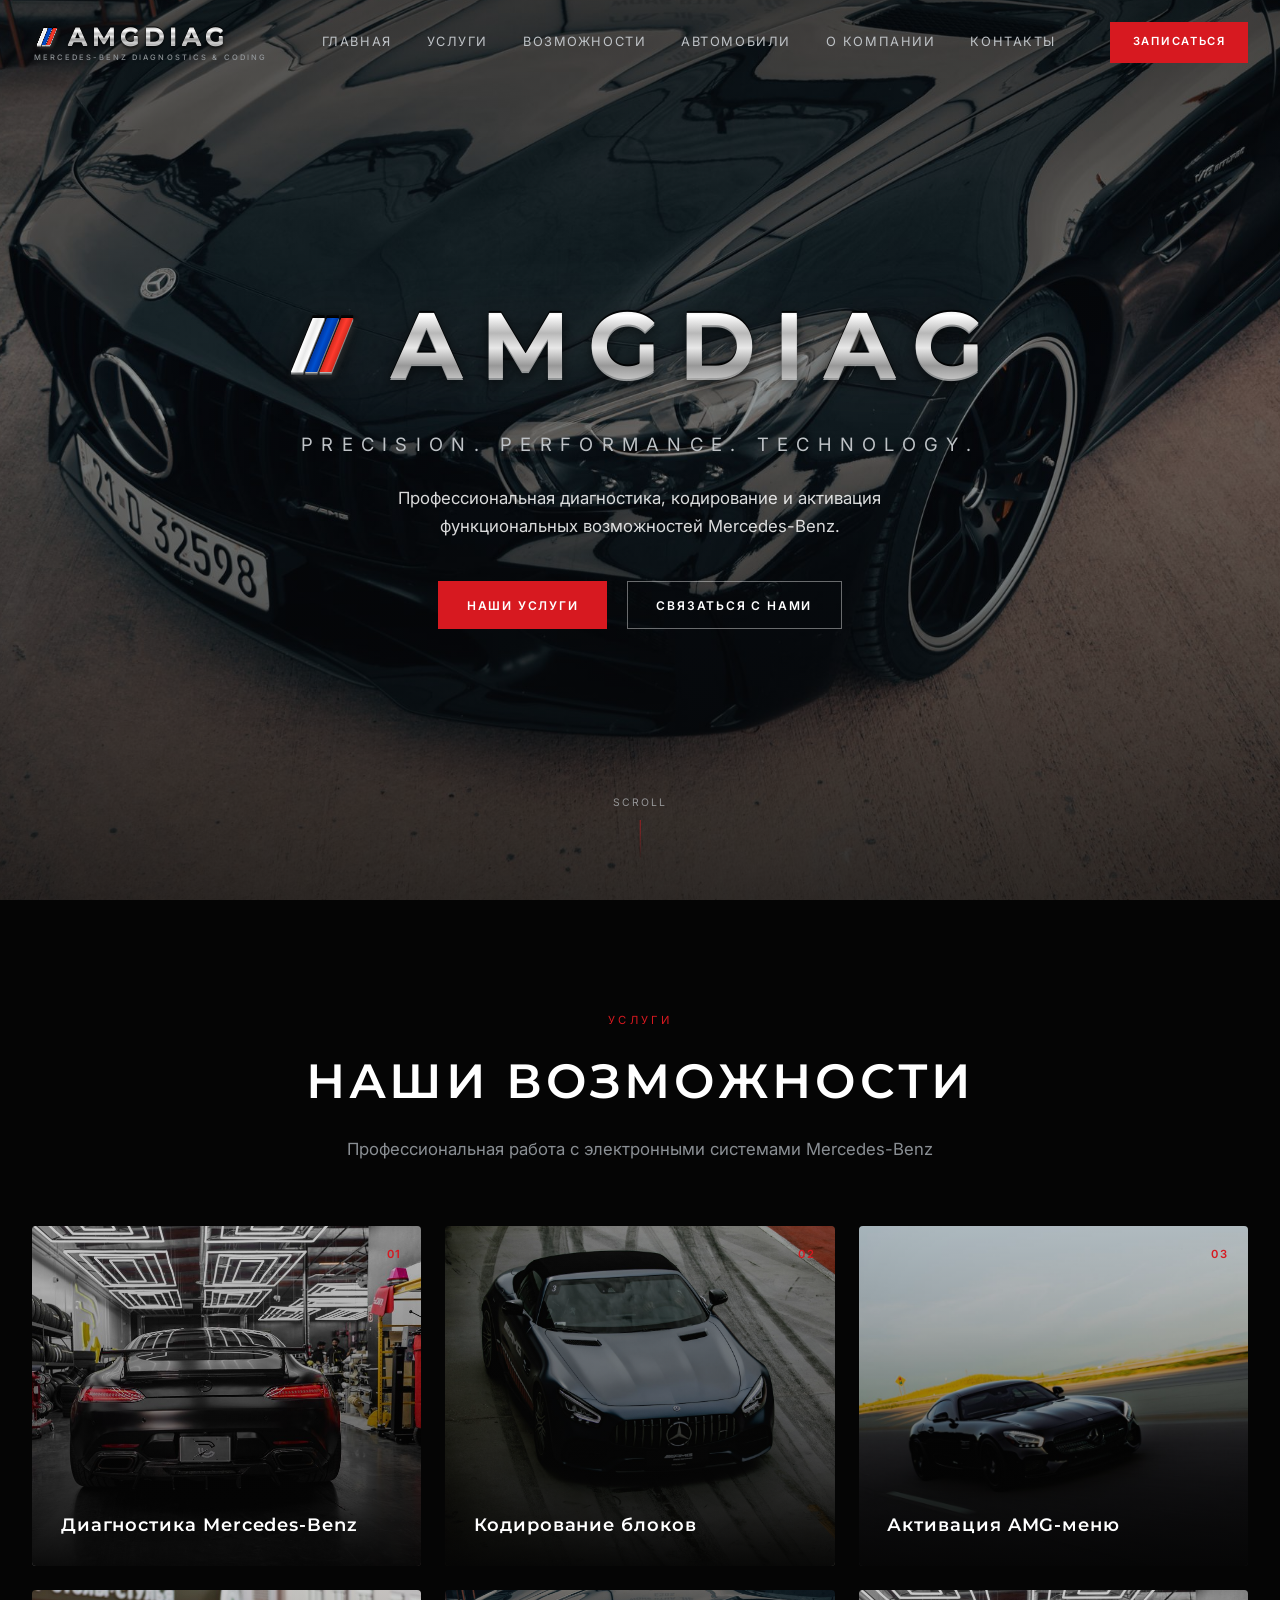
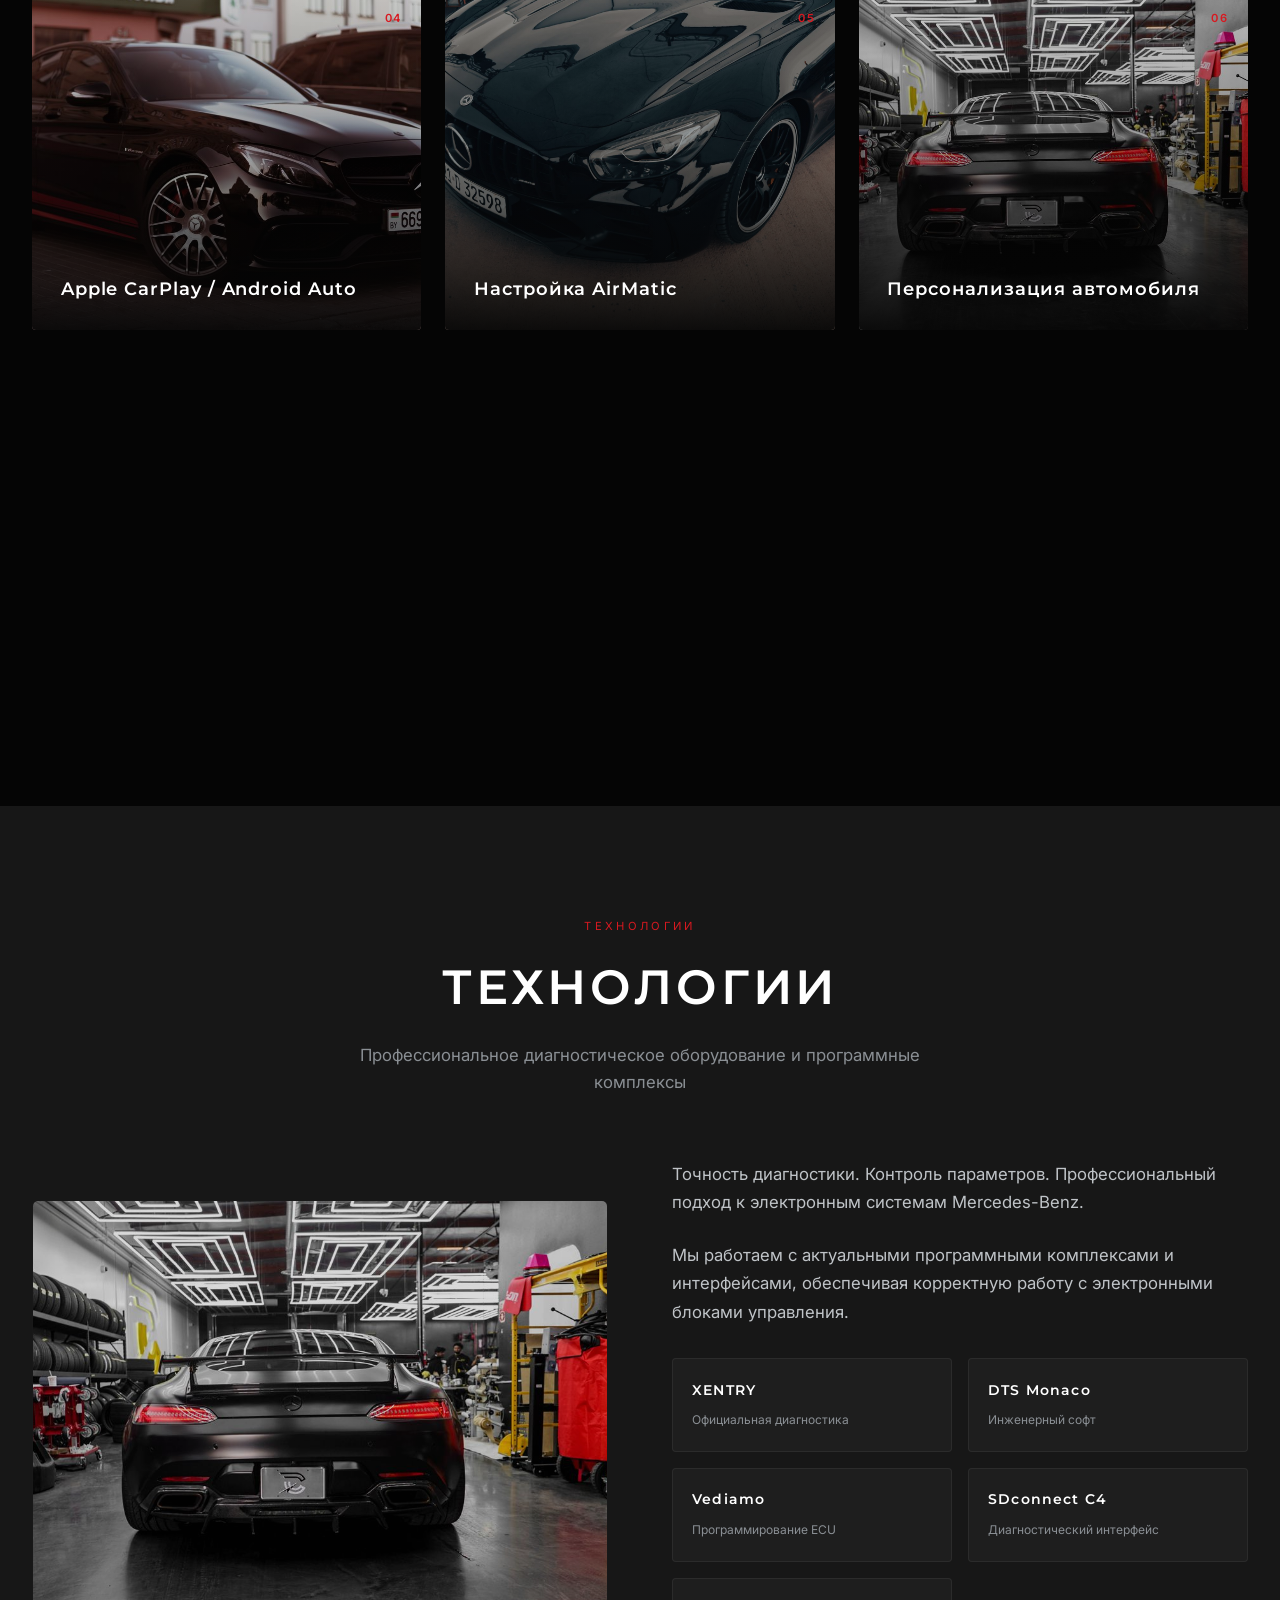
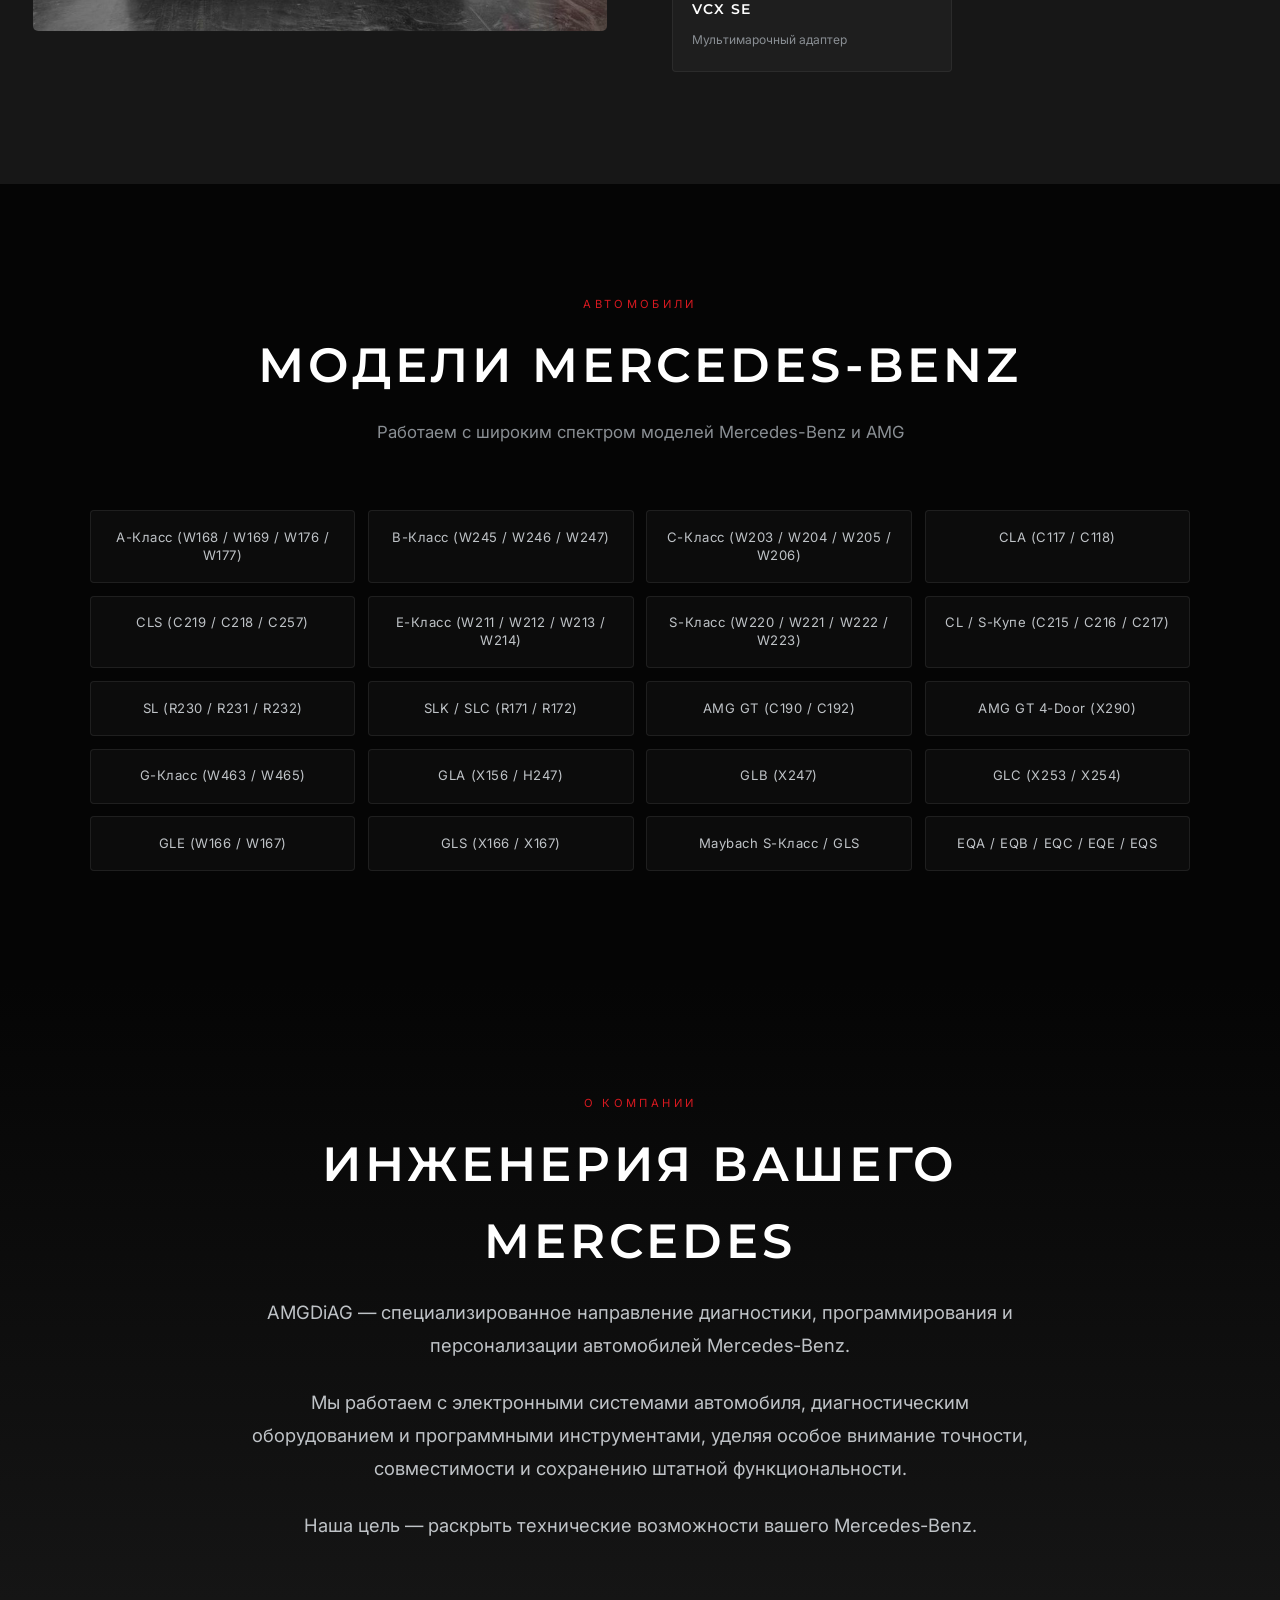
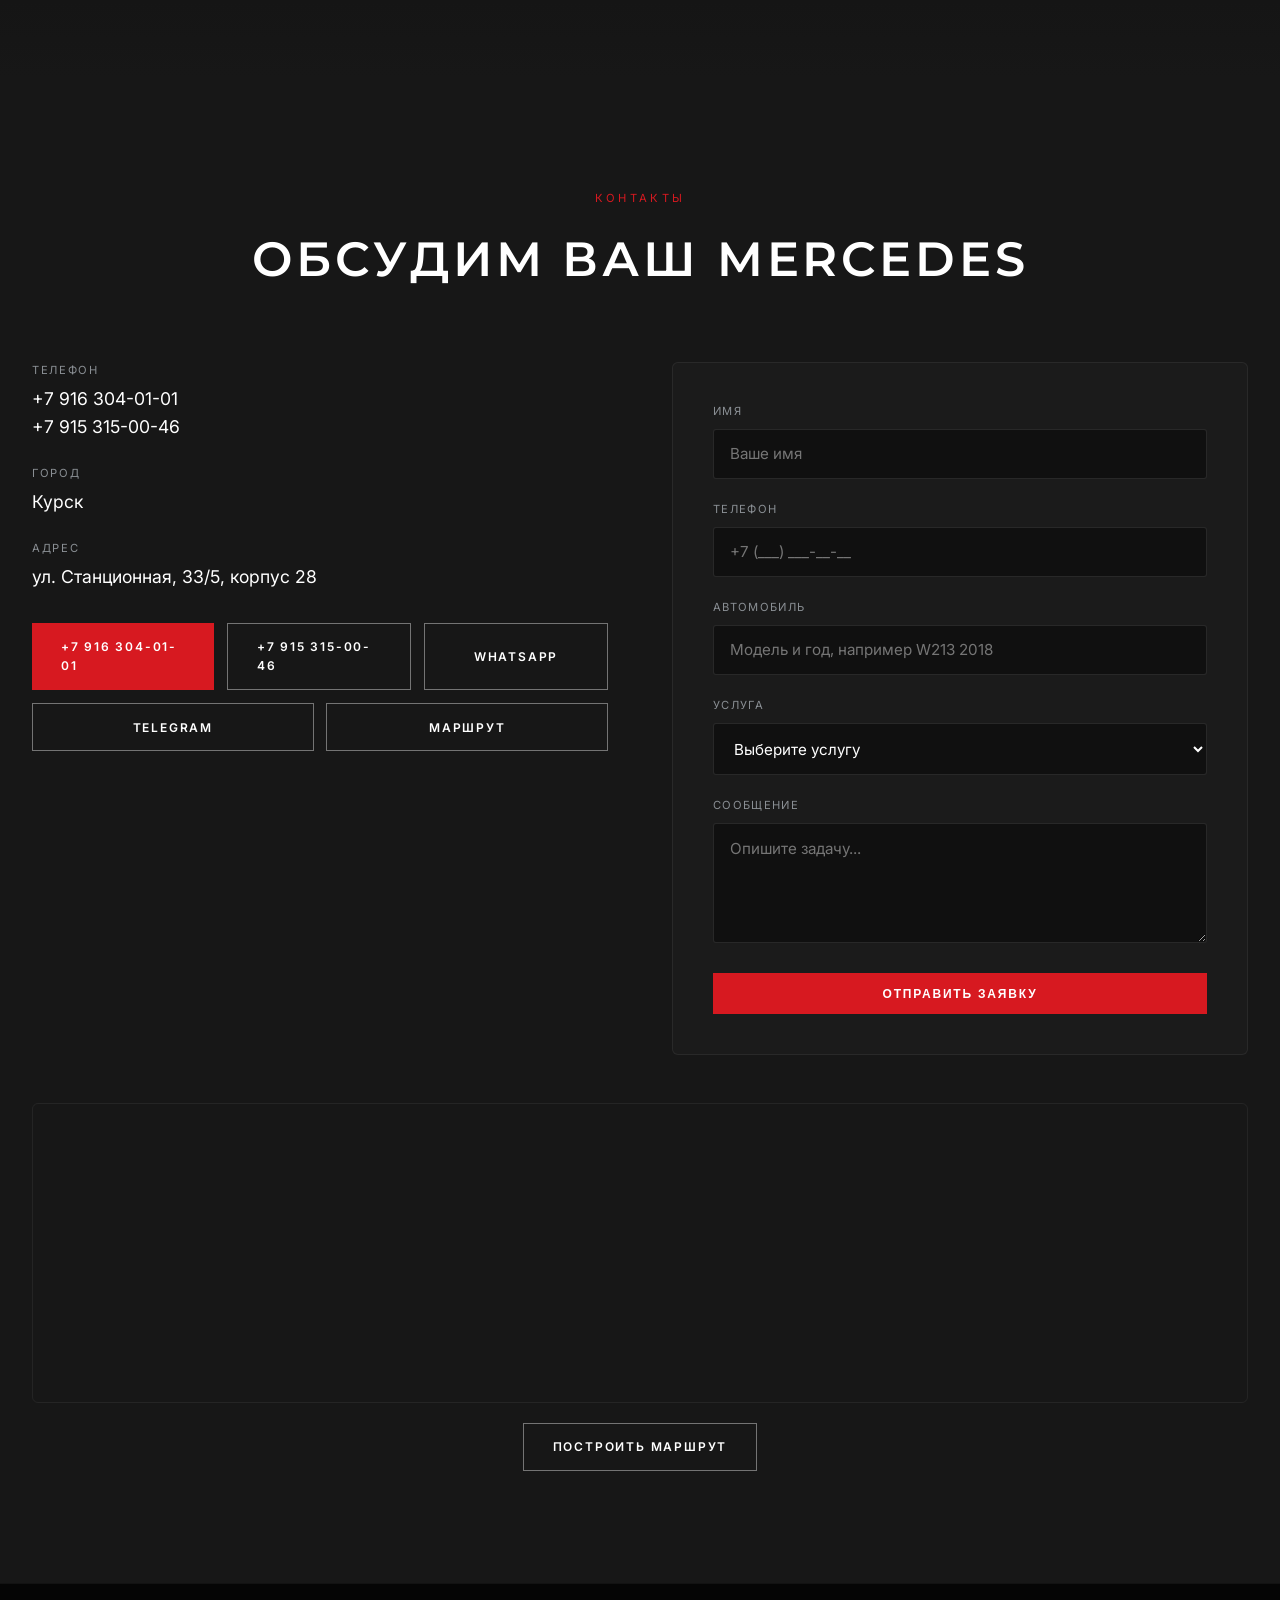
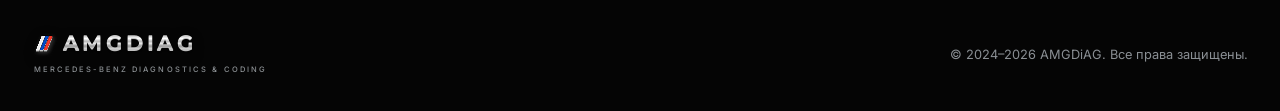
<file: index.html>
<!DOCTYPE html>
<html lang="ru">
<head>
  <meta charset="UTF-8">
  <meta name="viewport" content="width=device-width, initial-scale=1.0">
  <meta name="description" content="AMGDiAG — профессиональная диагностика, кодирование и активация функций Mercedes-Benz. Курск.">
  <meta name="keywords" content="диагностика Mercedes, кодирование AMG, активация CarPlay, XENTRY, DTS Monaco, Курск">
  <title>AMGDiAG — Mercedes-Benz Diagnostics & Coding</title>
  <link rel="preconnect" href="https://fonts.googleapis.com">
  <link rel="preconnect" href="https://fonts.gstatic.com" crossorigin>
  <link href="https://fonts.googleapis.com/css2?family=Inter:wght@300;400;500;600&family=Montserrat:wght@500;600;700&display=swap" rel="stylesheet">
  <link rel="stylesheet" href="css/styles.css">
</head>
<body>
  <!-- Header -->
  <header class="header" id="header">
    <div class="header-inner">
      <a href="index.html" class="logo">
        <span class="logo-main">AMGDiAG</span>
        <span class="logo-sub">Mercedes-Benz Diagnostics & Coding</span>
      </a>
      <nav class="nav" id="nav">
        <a href="#hero">Главная</a>
        <a href="#services">Услуги</a>
        <a href="#technology">Возможности</a>
        <a href="#cars">Автомобили</a>
        <a href="#about">О компании</a>
        <a href="#contact">Контакты</a>
      </nav>
      <a href="#contact" class="btn btn-primary btn-header">Записаться</a>
      <button class="menu-toggle" id="menuToggle" aria-label="Меню">
        <span></span><span></span><span></span>
      </button>
    </div>
  </header>

  <!-- Hero -->
  <section class="hero" id="hero">
    <div class="hero-bg"></div>
    <div class="hero-overlay"></div>
    <div class="hero-content">
      <h1 class="hero-logo">AMGDiAG</h1>
      <p class="hero-tagline">PRECISION. PERFORMANCE. TECHNOLOGY.</p>
      <p class="hero-desc">Профессиональная диагностика, кодирование и активация функциональных возможностей Mercedes-Benz.</p>
      <div class="hero-btns">
        <a href="#services" class="btn btn-primary">Наши услуги</a>
        <a href="#contact" class="btn btn-outline">Связаться с нами</a>
      </div>
    </div>
    <div class="scroll-indicator">
      <span>Scroll</span>
      <div class="scroll-line"></div>
    </div>
  </section>

  <!-- Services -->
  <section class="section" id="services">
    <div class="section-inner">
      <div class="section-header reveal">
        <span class="section-label">Услуги</span>
        <h2 class="section-title">НАШИ ВОЗМОЖНОСТИ</h2>
        <p class="section-subtitle">Профессиональная работа с электронными системами Mercedes-Benz</p>
      </div>
      <div class="services-grid">
        <a href="services/diagnostics.html" class="service-card reveal">
          <div class="service-card-bg" style="background-image: url('images/garage-amg.jpg')"></div>
          <div class="service-card-overlay"></div>
          <span class="service-num">01</span>
          <div class="service-card-content">
            <h3>Диагностика Mercedes-Benz</h3>
            <p>Полная проверка всех блоков. Вы узнаете реальное состояние авто и список ошибок.</p>
          </div>
        </a>
        <a href="services/coding.html" class="service-card reveal">
          <div class="service-card-bg" style="background-image: url('images/mercedes-black.jpg')"></div>
          <div class="service-card-overlay"></div>
          <span class="service-num">02</span>
          <div class="service-card-content">
            <h3>Кодирование блоков</h3>
            <p>Включение скрытых функций, которые уже есть в машине, но не активированы с завода.</p>
          </div>
        </a>
        <a href="services/amg-menu.html" class="service-card reveal">
          <div class="service-card-bg" style="background-image: url('images/amg-gt.jpg')"></div>
          <div class="service-card-overlay"></div>
          <span class="service-num">03</span>
          <div class="service-card-content">
            <h3>Активация AMG-меню</h3>
            <p>Появится AMG-меню, спортивные режимы и расширенные настройки, как на настоящем AMG.</p>
          </div>
        </a>
        <a href="services/carplay.html" class="service-card reveal">
          <div class="service-card-bg" style="background-image: url('images/w205-cclass.jpg')"></div>
          <div class="service-card-overlay"></div>
          <span class="service-num">04</span>
          <div class="service-card-content">
            <h3>Apple CarPlay / Android Auto</h3>
            <p>Работающий Apple CarPlay и Android Auto на штатном экране — карты, музыка, звонки.</p>
          </div>
        </a>
        <a href="services/airmatic.html" class="service-card reveal">
          <div class="service-card-bg" style="background-image: url('images/hero-amg.jpg')"></div>
          <div class="service-card-overlay"></div>
          <span class="service-num">05</span>
          <div class="service-card-content">
            <h3>Настройка AirMatic</h3>
            <p>Корректная работа пневмоподвески, калибровка уровней и устранение ошибок AirMatic.</p>
          </div>
        </a>
        <a href="services/personalization.html" class="service-card reveal">
          <div class="service-card-bg" style="background-image: url('images/garage-amg.jpg')"></div>
          <div class="service-card-overlay"></div>
          <span class="service-num">06</span>
          <div class="service-card-content">
            <h3>Персонализация автомобиля</h3>
            <p>Индивидуальные настройки комфорта, освещения, доводчиков и скрытых опций под вас.</p>
          </div>
        </a>
        <a href="services/throttle.html" class="service-card reveal">
          <div class="service-card-bg" style="background-image: url('images/amg-gt.jpg')"></div>
          <div class="service-card-overlay"></div>
          <span class="service-num">07</span>
          <div class="service-card-content">
            <h3>Настройка отклика педали газа</h3>
            <p>Более быстрый и острый отклик педали газа — машина становится живее и динамичнее.</p>
          </div>
        </a>
        <a href="services/agility.html" class="service-card reveal">
          <div class="service-card-bg" style="background-image: url('images/mercedes-black.jpg')"></div>
          <div class="service-card-overlay"></div>
          <span class="service-num">08</span>
          <div class="service-card-content">
            <h3>Agility Control / Agility Select</h3>
            <p>Режимы Comfort / Sport / Sport+ и настройка характера шасси и отклика под ваш стиль.</p>
          </div>
        </a>
      </div>
    </div>
  </section>

  <!-- Technology -->
  <section class="section tech-section" id="technology">
    <div class="section-inner">
      <div class="section-header reveal">
        <span class="section-label">Технологии</span>
        <h2 class="section-title">ТЕХНОЛОГИИ</h2>
        <p class="section-subtitle">Профессиональное диагностическое оборудование и программные комплексы</p>
      </div>
      <div class="tech-grid">
        <div class="tech-visual reveal">
          <img src="images/garage-amg.jpg" alt="Диагностическое оборудование Mercedes">
        </div>
        <div class="tech-text reveal">
          <p>Точность диагностики. Контроль параметров. Профессиональный подход к электронным системам Mercedes-Benz.</p>
          <p>Мы работаем с актуальными программными комплексами и интерфейсами, обеспечивая корректную работу с электронными блоками управления.</p>
          <div class="tech-tools">
            <div class="tech-tool">
              <h4>XENTRY</h4>
              <span>Официальная диагностика</span>
            </div>
            <div class="tech-tool">
              <h4>DTS Monaco</h4>
              <span>Инженерный софт</span>
            </div>
            <div class="tech-tool">
              <h4>Vediamo</h4>
              <span>Программирование ECU</span>
            </div>
            <div class="tech-tool">
              <h4>SDconnect C4</h4>
              <span>Диагностический интерфейс</span>
            </div>
            <div class="tech-tool">
              <h4>VCX SE</h4>
              <span>Мультимарочный адаптер</span>
            </div>
          </div>
        </div>
      </div>
    </div>
  </section>

  <!-- Cars -->
  <section class="section" id="cars">
    <div class="section-inner">
      <div class="section-header reveal">
        <span class="section-label">Автомобили</span>
        <h2 class="section-title">МОДЕЛИ MERCEDES-BENZ</h2>
        <p class="section-subtitle">Работаем с широким спектром моделей Mercedes-Benz и AMG</p>
      </div>
            <div class="models-list reveal">
        <div class="model-item" data-model="A-Class">A-Класс (W168 / W169 / W176 / W177)</div>
        <div class="model-item" data-model="B-Class">B-Класс (W245 / W246 / W247)</div>
        <div class="model-item" data-model="C-Class">C-Класс (W203 / W204 / W205 / W206)</div>
        <div class="model-item" data-model="CLA">CLA (C117 / C118)</div>
        <div class="model-item" data-model="CLS">CLS (C219 / C218 / C257)</div>
        <div class="model-item" data-model="E-Class">E-Класс (W211 / W212 / W213 / W214)</div>
        <div class="model-item" data-model="S-Class">S-Класс (W220 / W221 / W222 / W223)</div>
        <div class="model-item" data-model="CL">CL / S-Купе (C215 / C216 / C217)</div>
        <div class="model-item" data-model="SL">SL (R230 / R231 / R232)</div>
        <div class="model-item" data-model="SLK">SLK / SLC (R171 / R172)</div>
        <div class="model-item" data-model="AMG-GT">AMG GT (C190 / C192)</div>
        <div class="model-item" data-model="AMG-GT4">AMG GT 4-Door (X290)</div>
        <div class="model-item" data-model="G-Class">G-Класс (W463 / W465)</div>
        <div class="model-item" data-model="GLA">GLA (X156 / H247)</div>
        <div class="model-item" data-model="GLB">GLB (X247)</div>
        <div class="model-item" data-model="GLC">GLC (X253 / X254)</div>
        <div class="model-item" data-model="GLE">GLE (W166 / W167)</div>
        <div class="model-item" data-model="GLS">GLS (X166 / X167)</div>
        <div class="model-item" data-model="Maybach">Maybach S-Класс / GLS</div>
        <div class="model-item" data-model="EQ">EQA / EQB / EQC / EQE / EQS</div>
      </div>
      
      <div id="modelFunctions" class="model-functions reveal" style="display:none; margin-top:2.5rem;">
        <h3 id="modelFunctionsTitle" style="text-align:center; margin-bottom:1.5rem; letter-spacing:0.08em;"></h3>
        <div class="functions-grid" id="functionsGrid"></div>
        <p style="text-align:center; margin-top:1.5rem; color:var(--gray); font-size:0.9rem;">
          Список зависит от комплектации, года выпуска и версии ПО. Точный перечень определяется после диагностики.
        </p>
        <div style="text-align:center; margin-top:1.5rem;">
          <a href="#contact" class="btn btn-primary">Записаться на активацию</a>
        </div>
      </div>
      </div>
    </div>
  </section>

  <!-- About -->
  <section class="section about-section" id="about">
    <div class="section-inner">
      <div class="about-content reveal">
        <span class="section-label">О компании</span>
        <h2 class="section-title">ИНЖЕНЕРИЯ ВАШЕГО MERCEDES</h2>
        <p>AMGDiAG — специализированное направление диагностики, программирования и персонализации автомобилей Mercedes-Benz.</p>
        <p>Мы работаем с электронными системами автомобиля, диагностическим оборудованием и программными инструментами, уделяя особое внимание точности, совместимости и сохранению штатной функциональности.</p>
        <p>Наша цель — раскрыть технические возможности вашего Mercedes-Benz.</p>
      </div>
    </div>
  </section>

  <!-- Contact -->
  <section class="section contact-section" id="contact">
    <div class="section-inner">
      <div class="section-header reveal">
        <span class="section-label">Контакты</span>
        <h2 class="section-title">ОБСУДИМ ВАШ MERCEDES</h2>
      </div>
      <div class="contact-grid">
        <div class="contact-info reveal">
          <div class="contact-item">
            <label>Телефон</label>
            <a href="tel:+79163040101">+7 916 304-01-01</a><br>
            <a href="tel:+79153150046">+7 915 315-00-46</a>
          </div>
          <div class="contact-item">
            <label>Город</label>
            <span>Курск</span>
          </div>
          <div class="contact-item">
            <label>Адрес</label>
            <span>ул. Станционная, 33/5, корпус 28</span>
          </div>
          <div class="contact-buttons">
            <a href="tel:+79163040101" class="btn btn-primary">+7 916 304-01-01</a>
            <a href="tel:+79153150046" class="btn btn-outline">+7 915 315-00-46</a>
            <a href="https://wa.me/79163040101" target="_blank" rel="noopener" class="btn btn-outline">WhatsApp</a>
            <a href="https://t.me/boroda63amg" target="_blank" rel="noopener" class="btn btn-outline">Telegram</a>
            <a href="https://yandex.ru/maps/?text=Курск,+ул.+Станционная,+33/5" target="_blank" rel="noopener" class="btn btn-outline">Маршрут</a>
          </div>
        </div>
        <div class="contact-form reveal">
          <form id="contactForm">
            <div class="form-group">
              <label for="name">Имя</label>
              <input type="text" id="name" name="name" required placeholder="Ваше имя">
            </div>
            <div class="form-group">
              <label for="phone">Телефон</label>
              <input type="tel" id="phone" name="phone" required placeholder="+7 (___) ___-__-__">
            </div>
            <div class="form-group">
              <label for="car">Автомобиль</label>
              <input type="text" id="car" name="car" placeholder="Модель и год, например W213 2018">
            </div>
            <div class="form-group">
              <label for="service">Услуга</label>
              <select id="service" name="service">
                <option value="">Выберите услугу</option>
                <option value="diagnostics">Диагностика</option>
                <option value="coding">Кодирование блоков</option>
                <option value="amg">Активация AMG-меню</option>
                <option value="carplay">CarPlay / Android Auto</option>
                <option value="airmatic">AirMatic</option>
                <option value="personal">Персонализация</option>
                <option value="throttle">Отклик педали газа</option>
                <option value="agility">Agility Control / Select</option>
                <option value="other">Другое</option>
              </select>
            </div>
            <div class="form-group" id="otherServiceGroup" style="display:none;">
              <label for="otherService">Укажите услугу</label>
              <input type="text" id="otherService" name="otherService" placeholder="Напишите, какая услуга вам нужна">
            </div>
            <div class="form-group">
              <label for="message">Сообщение</label>
              <textarea id="message" name="message" placeholder="Опишите задачу..."></textarea>
            </div>
            <button type="submit" class="btn btn-primary" style="width:100%">Отправить заявку</button>
          </form>
        </div>
      </div>
      <div class="map-container reveal">
        <iframe src="https://yandex.ru/map-widget/v1/?ll=36.233377%2C51.745749&z=16&l=map&pt=36.233377,51.745749,pm2rdm&oid=22595963251" allowfullscreen style="border:0;"></iframe>
      </div>
      <div class="map-actions reveal" style="text-align:center;margin-top:1.2rem;">
        <a href="https://yandex.ru/maps/org/amgdiag/22595963251/?ll=36.233377%2C51.745749&z=16.3&rtext=~51.745749%2C36.233377" target="_blank" rel="noopener" class="btn btn-outline">Построить маршрут</a>
      </div>
    </div>
  </section>

  <!-- Footer -->
  <footer class="footer">
    <div class="footer-inner">
      <div class="footer-logo">
        <span class="logo-main">AMGDiAG</span>
        <span class="logo-sub">Mercedes-Benz Diagnostics & Coding</span>
      </div>
      <p class="footer-copy">© 2024–2026 AMGDiAG. Все права защищены.</p>
    </div>
  </footer>

  <script src="js/script.js"></script>
</body>
</html>
</file>
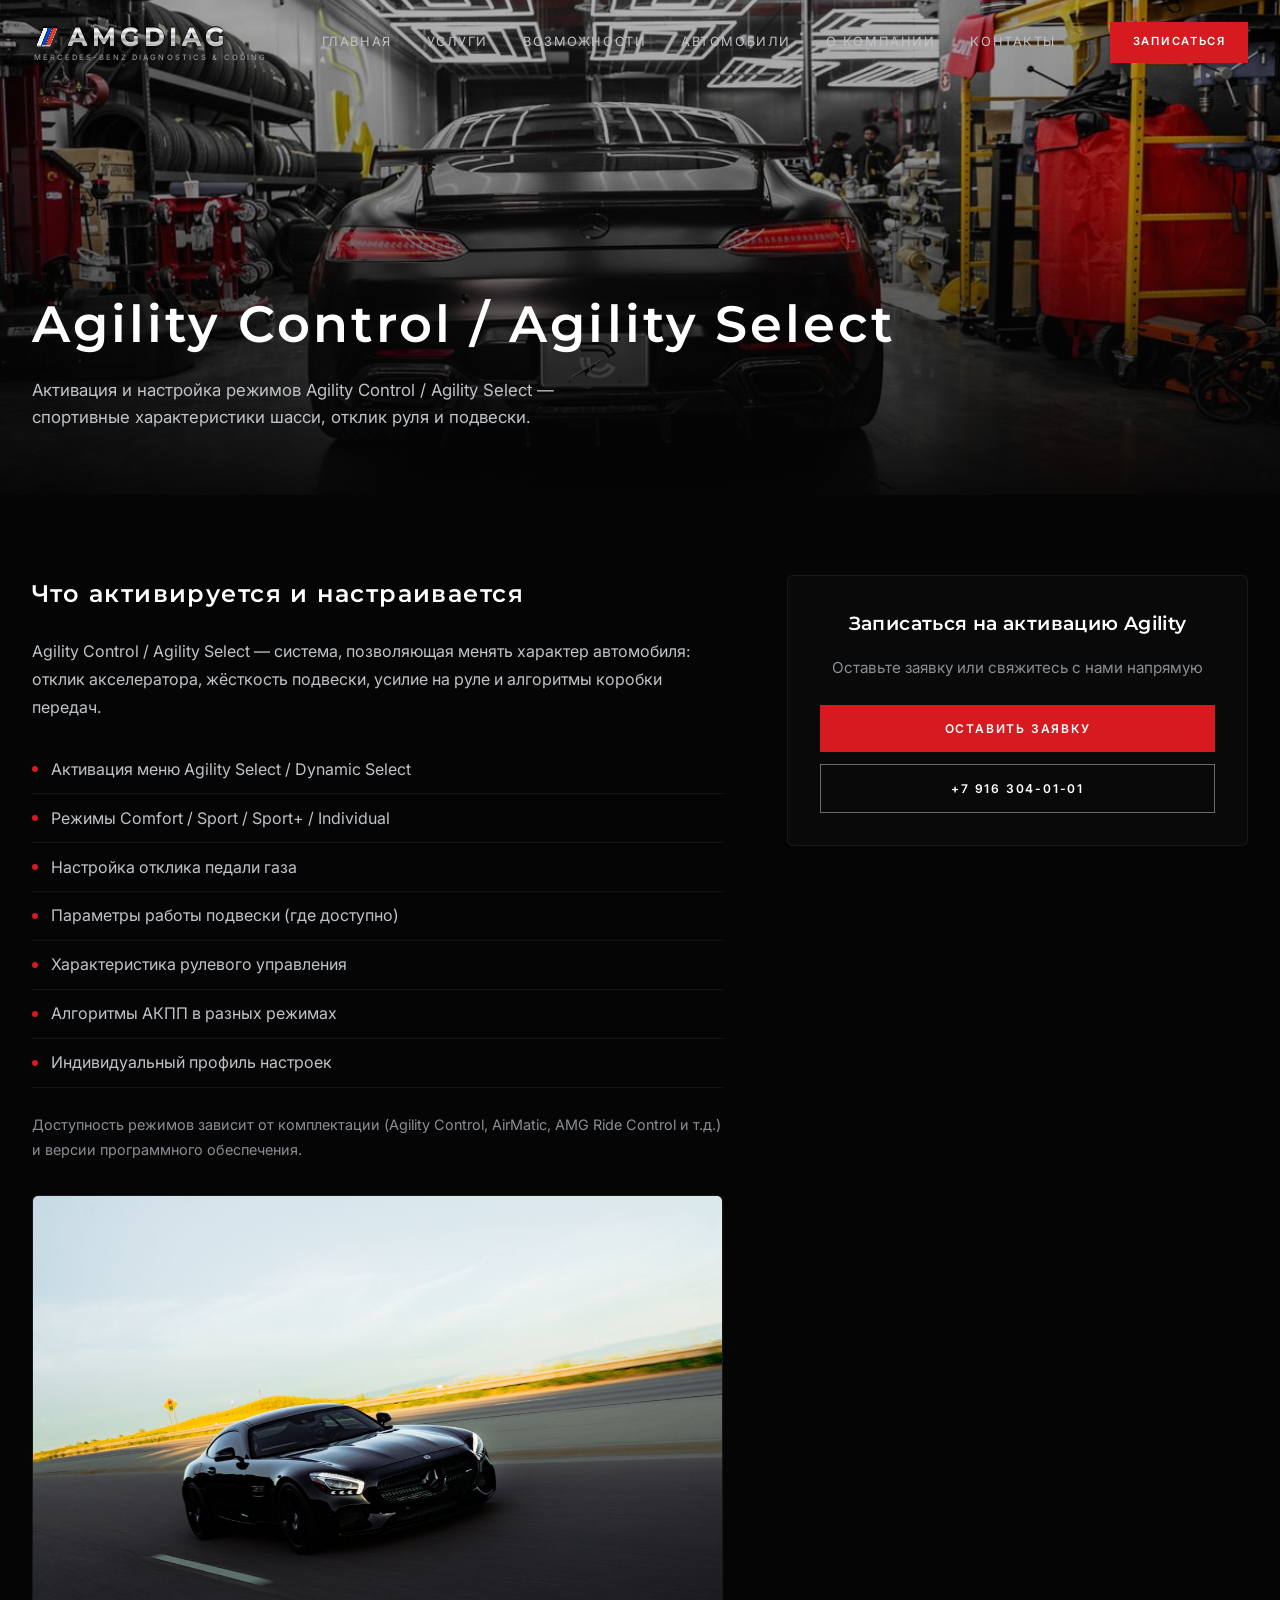
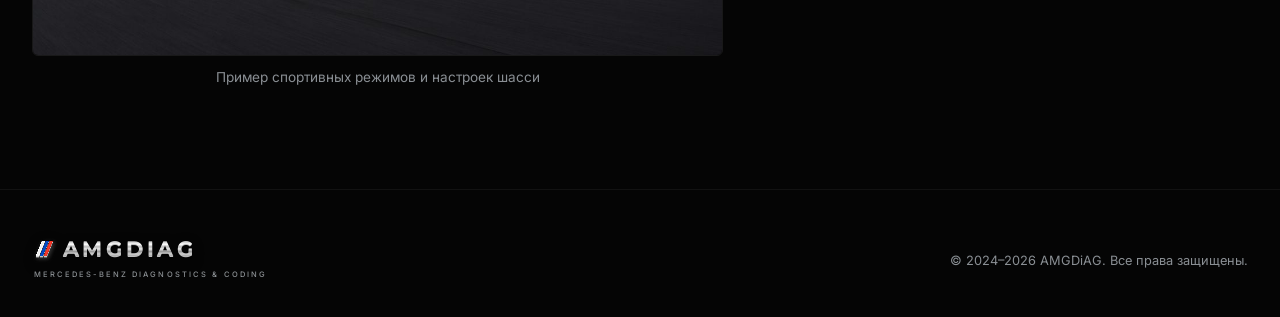
<file: services/agility.html>
<!DOCTYPE html>
<html lang="ru">
<head>
  <meta charset="UTF-8">
  <meta name="viewport" content="width=device-width, initial-scale=1.0">
  <meta name="description" content="Комплексная компьютерная диагностика электронных систем Mercedes-Benz — AMGDiAG">
  <title>Agility Control / Agility Select — AMGDiAG</title>
  <link rel="preconnect" href="https://fonts.googleapis.com">
  <link rel="preconnect" href="https://fonts.gstatic.com" crossorigin>
  <link href="https://fonts.googleapis.com/css2?family=Inter:wght@300;400;500;600&family=Montserrat:wght@500;600;700&display=swap" rel="stylesheet">
  <link rel="stylesheet" href="../css/styles.css">
  <style>
    .service-hero {
      height: 55vh;
      min-height: 420px;
      position: relative;
      display: flex;
      align-items: flex-end;
      padding-bottom: 4rem;
    }
    .service-hero-bg {
      position: absolute;
      inset: 0;
      background: url('../images/garage-amg.jpg') center/cover no-repeat;
    }
    .service-hero-overlay {
      position: absolute;
      inset: 0;
      background: linear-gradient(to top, rgba(5,5,5,0.95) 0%, rgba(5,5,5,0.4) 60%, rgba(5,5,5,0.3) 100%);
    }
    .service-hero-content {
      position: relative;
      z-index: 2;
      max-width: 1400px;
      margin: 0 auto;
      padding: 0 2rem;
      width: 100%;
    }
    .service-hero h1 {
      font-size: clamp(2rem, 5vw, 3.2rem);
      letter-spacing: 0.06em;
      margin-bottom: 0.8rem;
    }
    .service-hero p {
      color: var(--silver);
      max-width: 600px;
      font-size: 1.05rem;
    }
    .service-detail {
      padding: 5rem 0;
    }
    .service-detail-grid {
      display: grid;
      grid-template-columns: 1.2fr 0.8fr;
      gap: 4rem;
      align-items: start;
    }
    .service-detail h2 {
      font-size: 1.5rem;
      letter-spacing: 0.06em;
      margin-bottom: 1.5rem;
    }
    .service-detail p {
      color: var(--silver);
      margin-bottom: 1.2rem;
      line-height: 1.75;
    }
    .service-detail ul {
      list-style: none;
      margin: 1.5rem 0;
    }
    .service-detail li {
      padding: 0.7rem 0;
      border-bottom: 1px solid rgba(255,255,255,0.06);
      color: var(--silver);
      display: flex;
      align-items: center;
      gap: 0.8rem;
    }
    .service-detail li::before {
      content: '';
      width: 6px;
      height: 6px;
      background: var(--accent);
      border-radius: 50%;
      flex-shrink: 0;
    }
    .service-cta {
      background: rgba(255,255,255,0.02);
      border: 1px solid rgba(255,255,255,0.06);
      padding: 2rem;
      border-radius: 6px;
      text-align: center;
    }
    .service-cta h3 {
      font-size: 1.2rem;
      margin-bottom: 1rem;
    }
    .service-cta p {
      color: var(--gray);
      margin-bottom: 1.5rem;
      font-size: 0.95rem;
    }
    @media (max-width: 900px) {
      .service-detail-grid {
        grid-template-columns: 1fr;
      }
    }
  </style>
</head>
<body>
  <header class="header scrolled" id="header">
    <div class="header-inner">
      <a href="../index.html" class="logo">
        <span class="logo-main">AMGDiAG</span>
        <span class="logo-sub">Mercedes-Benz Diagnostics & Coding</span>
      </a>
      <nav class="nav" id="nav">
        <a href="../index.html">Главная</a>
        <a href="../index.html#services">Услуги</a>
        <a href="../index.html#technology">Возможности</a>
        <a href="../index.html#cars">Автомобили</a>
        <a href="../index.html#about">О компании</a>
        <a href="../index.html#contact">Контакты</a>
      </nav>
      <a href="../index.html#contact" class="btn btn-primary btn-header">Записаться</a>
      <button class="menu-toggle" id="menuToggle" aria-label="Меню">
        <span></span><span></span><span></span>
      </button>
    </div>
  </header>

  <section class="service-hero">
    <div class="service-hero-bg"></div>
    <div class="service-hero-overlay"></div>
    <div class="service-hero-content">
      <h1>Agility Control / Agility Select</h1>
      <p>Активация и настройка режимов Agility Control / Agility Select — спортивные характеристики шасси, отклик руля и подвески.</p>
    </div>
  </section>

  <section class="service-detail">
    <div class="section-inner">
      <div class="service-detail-grid">
        <div>
          <h2>Что активируется и настраивается</h2>
          <p>Agility Control / Agility Select — система, позволяющая менять характер автомобиля: отклик акселератора, жёсткость подвески, усилие на руле и алгоритмы коробки передач.</p>
          <ul>
            <li>Активация меню Agility Select / Dynamic Select</li>
            <li>Режимы Comfort / Sport / Sport+ / Individual</li>
            <li>Настройка отклика педали газа</li>
            <li>Параметры работы подвески (где доступно)</li>
            <li>Характеристика рулевого управления</li>
            <li>Алгоритмы АКПП в разных режимах</li>
            <li>Индивидуальный профиль настроек</li>
          </ul>
          <p style="margin-top:1.5rem;color:var(--gray);font-size:0.9rem;">Доступность режимов зависит от комплектации (Agility Control, AirMatic, AMG Ride Control и т.д.) и версии программного обеспечения.</p>
          
          <div style="margin-top:2rem;">
            <img src="../images/amg-gt.jpg" alt="Agility" style="width:100%;border-radius:6px;border:1px solid rgba(255,255,255,0.08);">
            <p style="font-size:0.85rem;color:var(--gray);margin-top:0.6rem;text-align:center;">Пример спортивных режимов и настроек шасси</p>
          </div>
        </div>
        <div class="service-cta">
          <h3>Записаться на активацию Agility</h3>
          <p>Оставьте заявку или свяжитесь с нами напрямую</p>
          <a href="../index.html#contact" class="btn btn-primary" style="width:100%;margin-bottom:0.8rem;">Оставить заявку</a>
          <a href="tel:+79163040101" class="btn btn-outline" style="width:100%;">+7 916 304-01-01</a>
        </div>
      </div>
    </div>
  </section>

  <footer class="footer">
    <div class="footer-inner">
      <div class="footer-logo">
        <span class="logo-main">AMGDiAG</span>
        <span class="logo-sub">Mercedes-Benz Diagnostics & Coding</span>
      </div>
      <p class="footer-copy">© 2024–2026 AMGDiAG. Все права защищены.</p>
    </div>
  </footer>
  <script src="../js/script.js"></script>
</body>
</html>
</file>
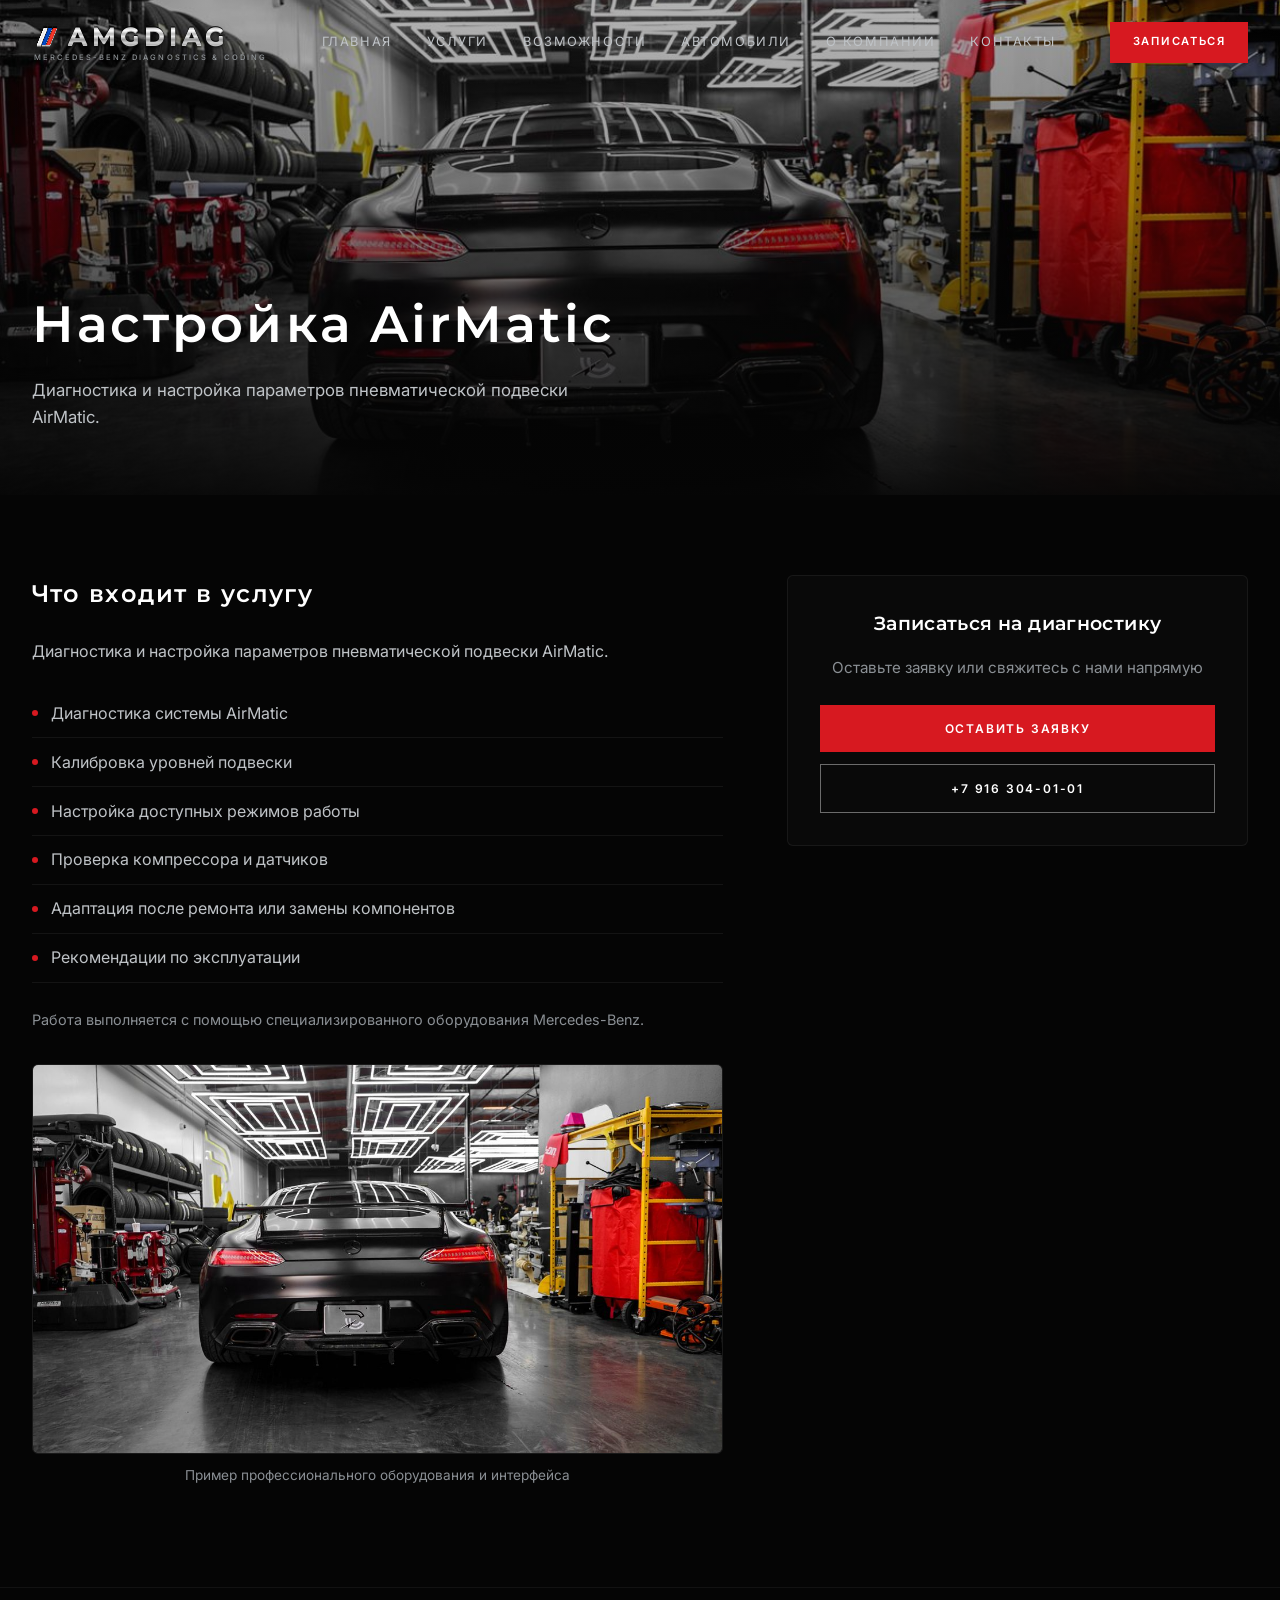
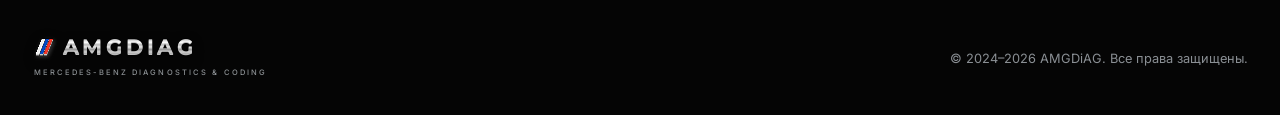
<file: services/airmatic.html>
<!DOCTYPE html>
<html lang="ru">
<head>
  <meta charset="UTF-8">
  <meta name="viewport" content="width=device-width, initial-scale=1.0">
  <meta name="description" content="Комплексная компьютерная диагностика электронных систем Mercedes-Benz — AMGDiAG">
  <title>Настройка AirMatic — AMGDiAG</title>
  <link rel="preconnect" href="https://fonts.googleapis.com">
  <link rel="preconnect" href="https://fonts.gstatic.com" crossorigin>
  <link href="https://fonts.googleapis.com/css2?family=Inter:wght@300;400;500;600&family=Montserrat:wght@500;600;700&display=swap" rel="stylesheet">
  <link rel="stylesheet" href="../css/styles.css">
  <style>
    .service-hero {
      height: 55vh;
      min-height: 420px;
      position: relative;
      display: flex;
      align-items: flex-end;
      padding-bottom: 4rem;
    }
    .service-hero-bg {
      position: absolute;
      inset: 0;
      background: url('../images/garage-amg.jpg') center/cover no-repeat;
    }
    .service-hero-overlay {
      position: absolute;
      inset: 0;
      background: linear-gradient(to top, rgba(5,5,5,0.95) 0%, rgba(5,5,5,0.4) 60%, rgba(5,5,5,0.3) 100%);
    }
    .service-hero-content {
      position: relative;
      z-index: 2;
      max-width: 1400px;
      margin: 0 auto;
      padding: 0 2rem;
      width: 100%;
    }
    .service-hero h1 {
      font-size: clamp(2rem, 5vw, 3.2rem);
      letter-spacing: 0.06em;
      margin-bottom: 0.8rem;
    }
    .service-hero p {
      color: var(--silver);
      max-width: 600px;
      font-size: 1.05rem;
    }
    .service-detail {
      padding: 5rem 0;
    }
    .service-detail-grid {
      display: grid;
      grid-template-columns: 1.2fr 0.8fr;
      gap: 4rem;
      align-items: start;
    }
    .service-detail h2 {
      font-size: 1.5rem;
      letter-spacing: 0.06em;
      margin-bottom: 1.5rem;
    }
    .service-detail p {
      color: var(--silver);
      margin-bottom: 1.2rem;
      line-height: 1.75;
    }
    .service-detail ul {
      list-style: none;
      margin: 1.5rem 0;
    }
    .service-detail li {
      padding: 0.7rem 0;
      border-bottom: 1px solid rgba(255,255,255,0.06);
      color: var(--silver);
      display: flex;
      align-items: center;
      gap: 0.8rem;
    }
    .service-detail li::before {
      content: '';
      width: 6px;
      height: 6px;
      background: var(--accent);
      border-radius: 50%;
      flex-shrink: 0;
    }
    .service-cta {
      background: rgba(255,255,255,0.02);
      border: 1px solid rgba(255,255,255,0.06);
      padding: 2rem;
      border-radius: 6px;
      text-align: center;
    }
    .service-cta h3 {
      font-size: 1.2rem;
      margin-bottom: 1rem;
    }
    .service-cta p {
      color: var(--gray);
      margin-bottom: 1.5rem;
      font-size: 0.95rem;
    }
    @media (max-width: 900px) {
      .service-detail-grid {
        grid-template-columns: 1fr;
      }
    }
  </style>
</head>
<body>
  <header class="header scrolled" id="header">
    <div class="header-inner">
      <a href="../index.html" class="logo">
        <span class="logo-main">AMGDiAG</span>
        <span class="logo-sub">Mercedes-Benz Diagnostics & Coding</span>
      </a>
      <nav class="nav" id="nav">
        <a href="../index.html">Главная</a>
        <a href="../index.html#services">Услуги</a>
        <a href="../index.html#technology">Возможности</a>
        <a href="../index.html#cars">Автомобили</a>
        <a href="../index.html#about">О компании</a>
        <a href="../index.html#contact">Контакты</a>
      </nav>
      <a href="../index.html#contact" class="btn btn-primary btn-header">Записаться</a>
      <button class="menu-toggle" id="menuToggle" aria-label="Меню">
        <span></span><span></span><span></span>
      </button>
    </div>
  </header>

  <section class="service-hero">
    <div class="service-hero-bg"></div>
    <div class="service-hero-overlay"></div>
    <div class="service-hero-content">
      <h1>Настройка AirMatic</h1>
      <p>Диагностика и настройка параметров пневматической подвески AirMatic.</p>
    </div>
  </section>

  <section class="service-detail">
    <div class="section-inner">
      <div class="service-detail-grid">
        <div>
          <h2>Что входит в услугу</h2>
          <p>Диагностика и настройка параметров пневматической подвески AirMatic.</p>
          <ul>
            <li>Диагностика системы AirMatic</li>
            <li>Калибровка уровней подвески</li>
            <li>Настройка доступных режимов работы</li>
            <li>Проверка компрессора и датчиков</li>
            <li>Адаптация после ремонта или замены компонентов</li>
            <li>Рекомендации по эксплуатации</li>
          </ul>
          <p style="margin-top:1.5rem;color:var(--gray);font-size:0.9rem;">Работа выполняется с помощью специализированного оборудования Mercedes-Benz.</p>
          
          <div style="margin-top:2rem;">
            <img src="../images/garage-amg.jpg" alt="Пример работы" style="width:100%;border-radius:6px;border:1px solid rgba(255,255,255,0.08);">
            <p style="font-size:0.85rem;color:var(--gray);margin-top:0.6rem;text-align:center;">Пример профессионального оборудования и интерфейса</p>
          </div>
        </div>
        <div class="service-cta">
          <h3>Записаться на диагностику</h3>
          <p>Оставьте заявку или свяжитесь с нами напрямую</p>
          <a href="../index.html#contact" class="btn btn-primary" style="width:100%;margin-bottom:0.8rem;">Оставить заявку</a>
          <a href="tel:+79163040101" class="btn btn-outline" style="width:100%;">+7 916 304-01-01</a>
        </div>
      </div>
    </div>
  </section>

  <footer class="footer">
    <div class="footer-inner">
      <div class="footer-logo">
        <span class="logo-main">AMGDiAG</span>
        <span class="logo-sub">Mercedes-Benz Diagnostics & Coding</span>
      </div>
      <p class="footer-copy">© 2024–2026 AMGDiAG. Все права защищены.</p>
    </div>
  </footer>
  <script src="../js/script.js"></script>
</body>
</html>
</file>
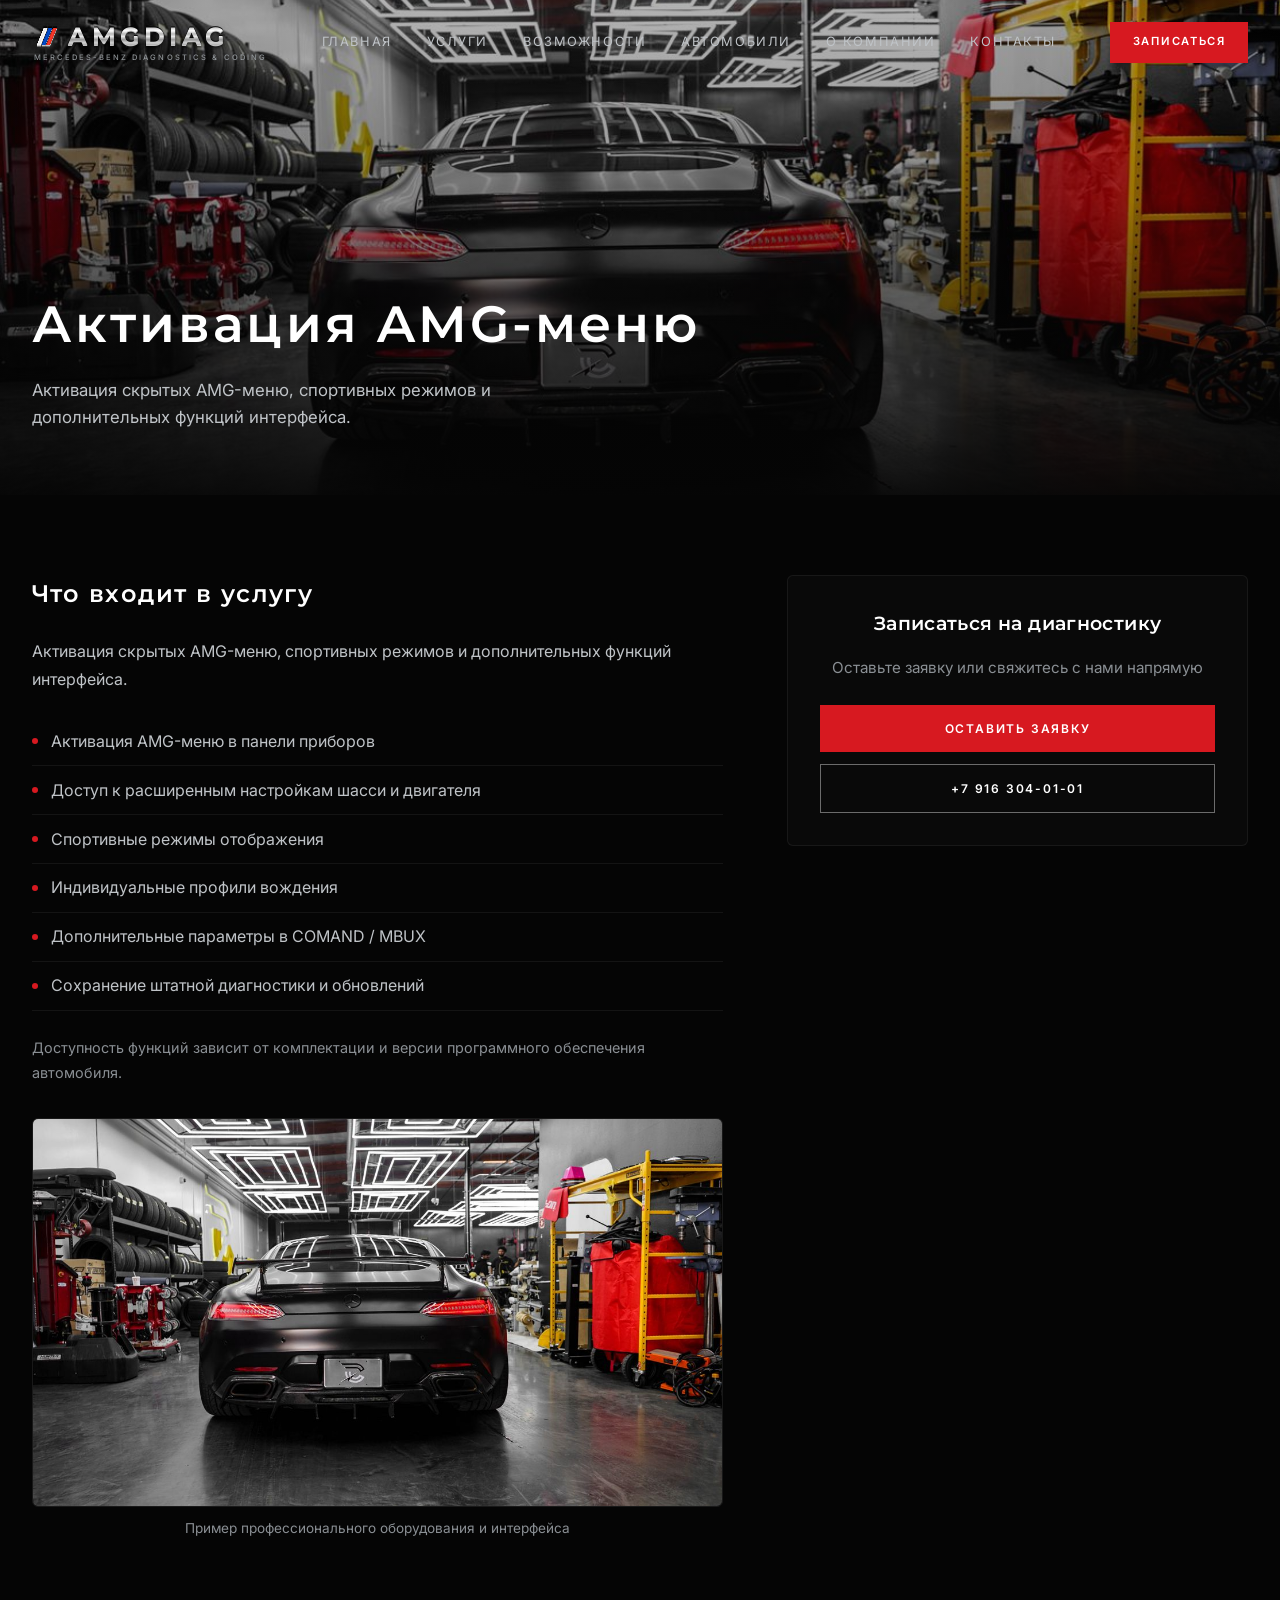
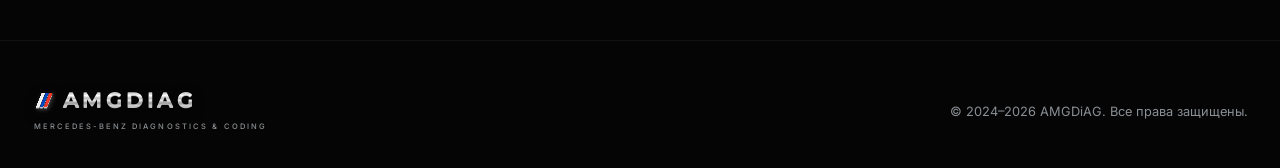
<file: services/amg-menu.html>
<!DOCTYPE html>
<html lang="ru">
<head>
  <meta charset="UTF-8">
  <meta name="viewport" content="width=device-width, initial-scale=1.0">
  <meta name="description" content="Комплексная компьютерная диагностика электронных систем Mercedes-Benz — AMGDiAG">
  <title>Активация AMG-меню — AMGDiAG</title>
  <link rel="preconnect" href="https://fonts.googleapis.com">
  <link rel="preconnect" href="https://fonts.gstatic.com" crossorigin>
  <link href="https://fonts.googleapis.com/css2?family=Inter:wght@300;400;500;600&family=Montserrat:wght@500;600;700&display=swap" rel="stylesheet">
  <link rel="stylesheet" href="../css/styles.css">
  <style>
    .service-hero {
      height: 55vh;
      min-height: 420px;
      position: relative;
      display: flex;
      align-items: flex-end;
      padding-bottom: 4rem;
    }
    .service-hero-bg {
      position: absolute;
      inset: 0;
      background: url('../images/garage-amg.jpg') center/cover no-repeat;
    }
    .service-hero-overlay {
      position: absolute;
      inset: 0;
      background: linear-gradient(to top, rgba(5,5,5,0.95) 0%, rgba(5,5,5,0.4) 60%, rgba(5,5,5,0.3) 100%);
    }
    .service-hero-content {
      position: relative;
      z-index: 2;
      max-width: 1400px;
      margin: 0 auto;
      padding: 0 2rem;
      width: 100%;
    }
    .service-hero h1 {
      font-size: clamp(2rem, 5vw, 3.2rem);
      letter-spacing: 0.06em;
      margin-bottom: 0.8rem;
    }
    .service-hero p {
      color: var(--silver);
      max-width: 600px;
      font-size: 1.05rem;
    }
    .service-detail {
      padding: 5rem 0;
    }
    .service-detail-grid {
      display: grid;
      grid-template-columns: 1.2fr 0.8fr;
      gap: 4rem;
      align-items: start;
    }
    .service-detail h2 {
      font-size: 1.5rem;
      letter-spacing: 0.06em;
      margin-bottom: 1.5rem;
    }
    .service-detail p {
      color: var(--silver);
      margin-bottom: 1.2rem;
      line-height: 1.75;
    }
    .service-detail ul {
      list-style: none;
      margin: 1.5rem 0;
    }
    .service-detail li {
      padding: 0.7rem 0;
      border-bottom: 1px solid rgba(255,255,255,0.06);
      color: var(--silver);
      display: flex;
      align-items: center;
      gap: 0.8rem;
    }
    .service-detail li::before {
      content: '';
      width: 6px;
      height: 6px;
      background: var(--accent);
      border-radius: 50%;
      flex-shrink: 0;
    }
    .service-cta {
      background: rgba(255,255,255,0.02);
      border: 1px solid rgba(255,255,255,0.06);
      padding: 2rem;
      border-radius: 6px;
      text-align: center;
    }
    .service-cta h3 {
      font-size: 1.2rem;
      margin-bottom: 1rem;
    }
    .service-cta p {
      color: var(--gray);
      margin-bottom: 1.5rem;
      font-size: 0.95rem;
    }
    @media (max-width: 900px) {
      .service-detail-grid {
        grid-template-columns: 1fr;
      }
    }
  </style>
</head>
<body>
  <header class="header scrolled" id="header">
    <div class="header-inner">
      <a href="../index.html" class="logo">
        <span class="logo-main">AMGDiAG</span>
        <span class="logo-sub">Mercedes-Benz Diagnostics & Coding</span>
      </a>
      <nav class="nav" id="nav">
        <a href="../index.html">Главная</a>
        <a href="../index.html#services">Услуги</a>
        <a href="../index.html#technology">Возможности</a>
        <a href="../index.html#cars">Автомобили</a>
        <a href="../index.html#about">О компании</a>
        <a href="../index.html#contact">Контакты</a>
      </nav>
      <a href="../index.html#contact" class="btn btn-primary btn-header">Записаться</a>
      <button class="menu-toggle" id="menuToggle" aria-label="Меню">
        <span></span><span></span><span></span>
      </button>
    </div>
  </header>

  <section class="service-hero">
    <div class="service-hero-bg"></div>
    <div class="service-hero-overlay"></div>
    <div class="service-hero-content">
      <h1>Активация AMG-меню</h1>
      <p>Активация скрытых AMG-меню, спортивных режимов и дополнительных функций интерфейса.</p>
    </div>
  </section>

  <section class="service-detail">
    <div class="section-inner">
      <div class="service-detail-grid">
        <div>
          <h2>Что входит в услугу</h2>
          <p>Активация скрытых AMG-меню, спортивных режимов и дополнительных функций интерфейса.</p>
          <ul>
            <li>Активация AMG-меню в панели приборов</li>
            <li>Доступ к расширенным настройкам шасси и двигателя</li>
            <li>Спортивные режимы отображения</li>
            <li>Индивидуальные профили вождения</li>
            <li>Дополнительные параметры в COMAND / MBUX</li>
            <li>Сохранение штатной диагностики и обновлений</li>
          </ul>
          <p style="margin-top:1.5rem;color:var(--gray);font-size:0.9rem;">Доступность функций зависит от комплектации и версии программного обеспечения автомобиля.</p>
          
          <div style="margin-top:2rem;">
            <img src="../images/garage-amg.jpg" alt="Пример работы" style="width:100%;border-radius:6px;border:1px solid rgba(255,255,255,0.08);">
            <p style="font-size:0.85rem;color:var(--gray);margin-top:0.6rem;text-align:center;">Пример профессионального оборудования и интерфейса</p>
          </div>
        </div>
        <div class="service-cta">
          <h3>Записаться на диагностику</h3>
          <p>Оставьте заявку или свяжитесь с нами напрямую</p>
          <a href="../index.html#contact" class="btn btn-primary" style="width:100%;margin-bottom:0.8rem;">Оставить заявку</a>
          <a href="tel:+79163040101" class="btn btn-outline" style="width:100%;">+7 916 304-01-01</a>
        </div>
      </div>
    </div>
  </section>

  <footer class="footer">
    <div class="footer-inner">
      <div class="footer-logo">
        <span class="logo-main">AMGDiAG</span>
        <span class="logo-sub">Mercedes-Benz Diagnostics & Coding</span>
      </div>
      <p class="footer-copy">© 2024–2026 AMGDiAG. Все права защищены.</p>
    </div>
  </footer>
  <script src="../js/script.js"></script>
</body>
</html>
</file>
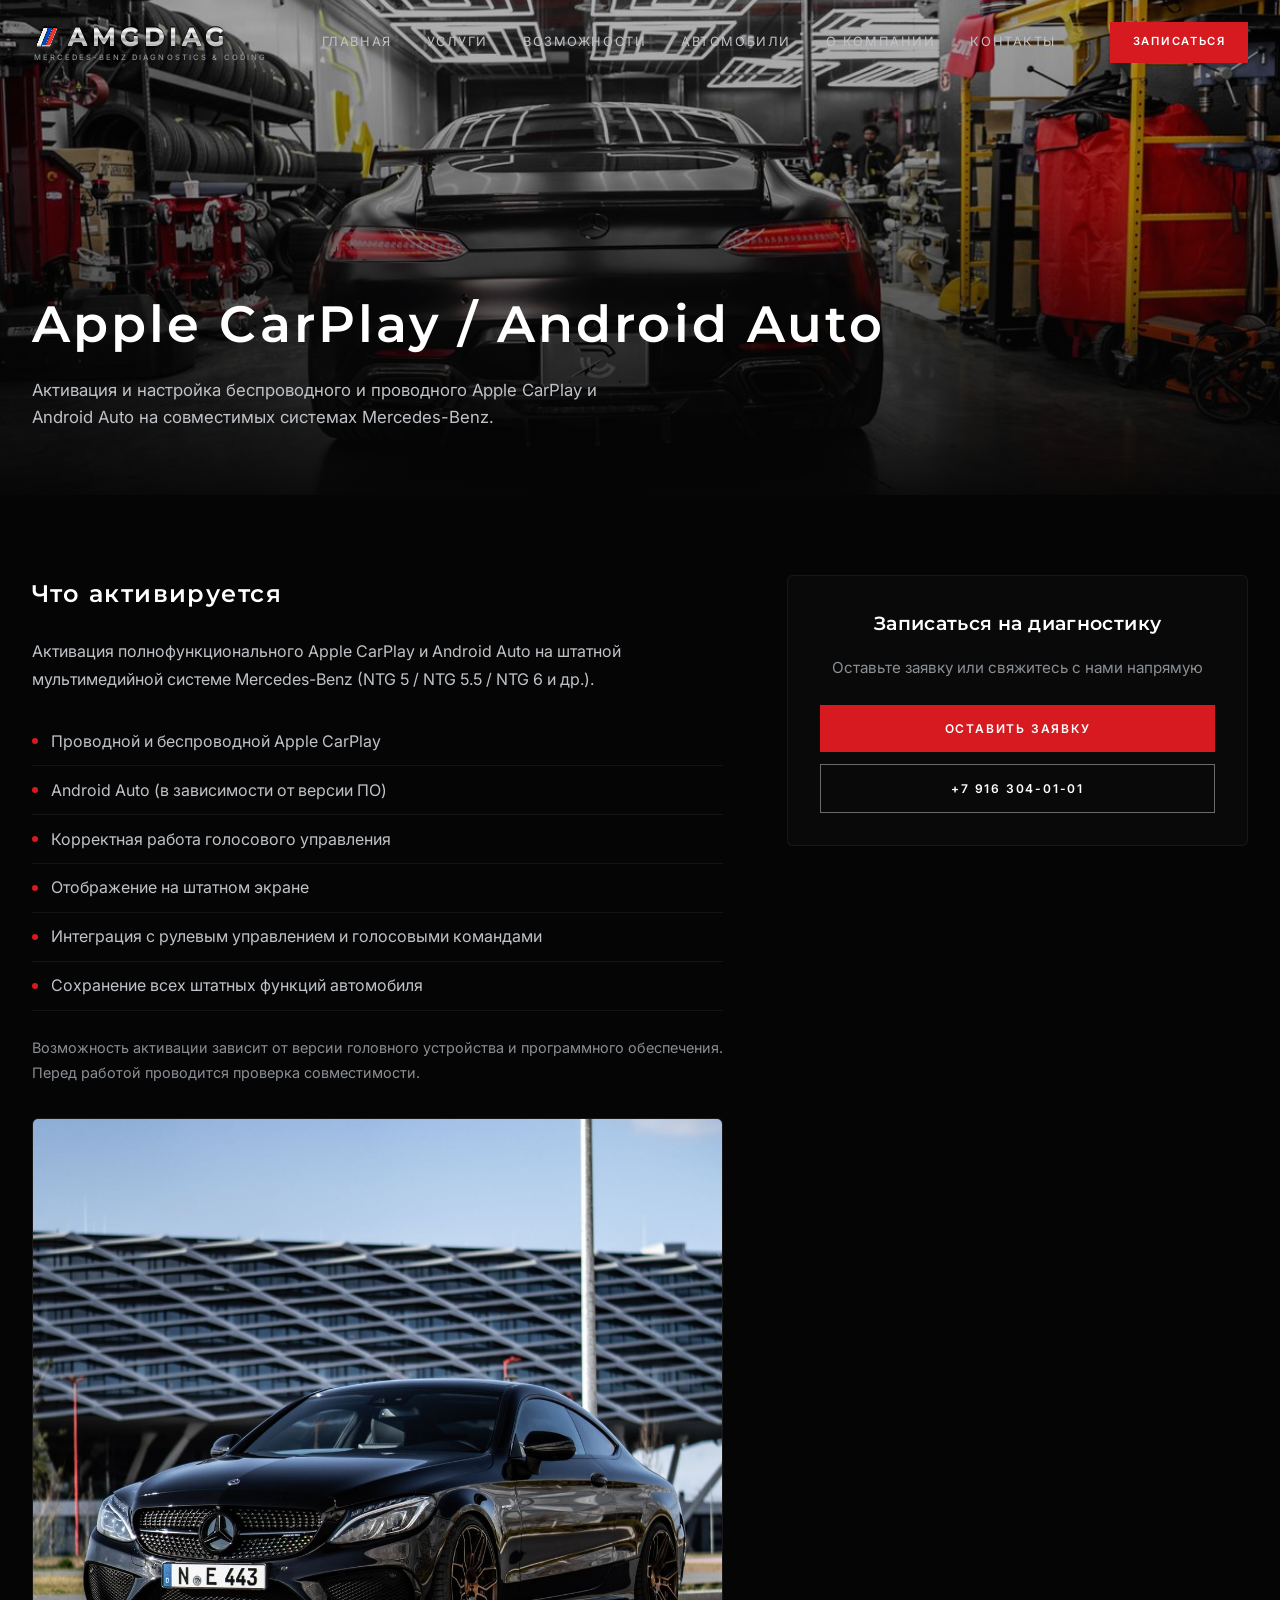
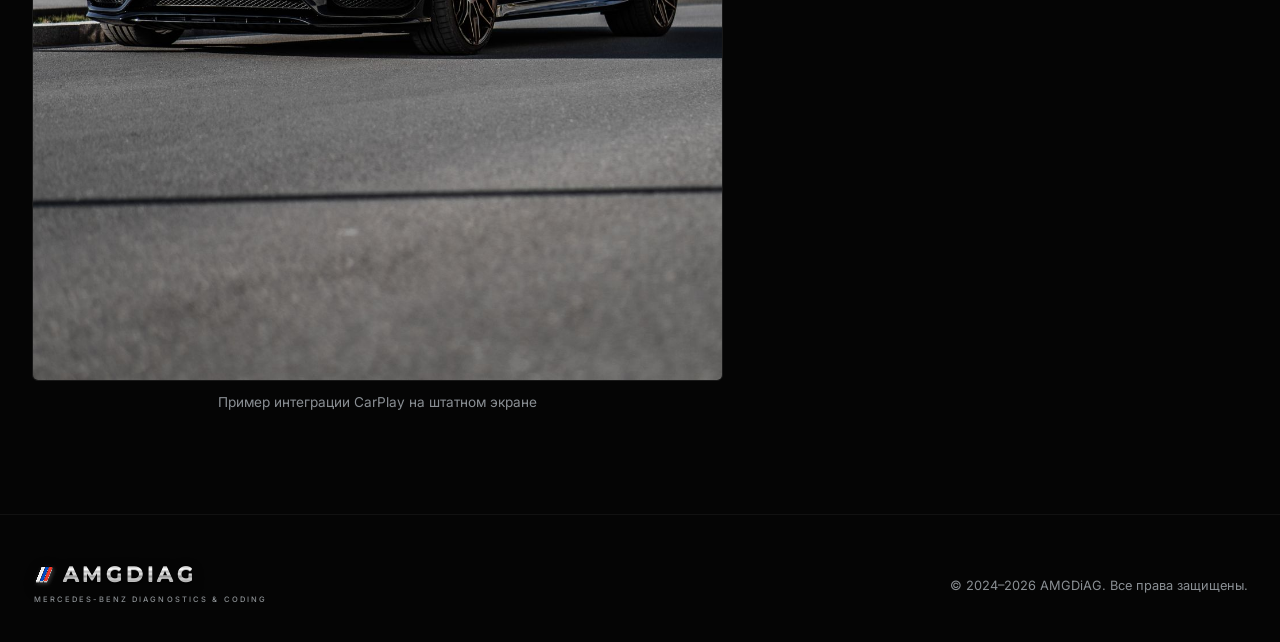
<file: services/carplay.html>
<!DOCTYPE html>
<html lang="ru">
<head>
  <meta charset="UTF-8">
  <meta name="viewport" content="width=device-width, initial-scale=1.0">
  <meta name="description" content="Комплексная компьютерная диагностика электронных систем Mercedes-Benz — AMGDiAG">
  <title>Apple CarPlay / Android Auto — AMGDiAG</title>
  <link rel="preconnect" href="https://fonts.googleapis.com">
  <link rel="preconnect" href="https://fonts.gstatic.com" crossorigin>
  <link href="https://fonts.googleapis.com/css2?family=Inter:wght@300;400;500;600&family=Montserrat:wght@500;600;700&display=swap" rel="stylesheet">
  <link rel="stylesheet" href="../css/styles.css">
  <style>
    .service-hero {
      height: 55vh;
      min-height: 420px;
      position: relative;
      display: flex;
      align-items: flex-end;
      padding-bottom: 4rem;
    }
    .service-hero-bg {
      position: absolute;
      inset: 0;
      background: url('../images/garage-amg.jpg') center/cover no-repeat;
    }
    .service-hero-overlay {
      position: absolute;
      inset: 0;
      background: linear-gradient(to top, rgba(5,5,5,0.95) 0%, rgba(5,5,5,0.4) 60%, rgba(5,5,5,0.3) 100%);
    }
    .service-hero-content {
      position: relative;
      z-index: 2;
      max-width: 1400px;
      margin: 0 auto;
      padding: 0 2rem;
      width: 100%;
    }
    .service-hero h1 {
      font-size: clamp(2rem, 5vw, 3.2rem);
      letter-spacing: 0.06em;
      margin-bottom: 0.8rem;
    }
    .service-hero p {
      color: var(--silver);
      max-width: 600px;
      font-size: 1.05rem;
    }
    .service-detail {
      padding: 5rem 0;
    }
    .service-detail-grid {
      display: grid;
      grid-template-columns: 1.2fr 0.8fr;
      gap: 4rem;
      align-items: start;
    }
    .service-detail h2 {
      font-size: 1.5rem;
      letter-spacing: 0.06em;
      margin-bottom: 1.5rem;
    }
    .service-detail p {
      color: var(--silver);
      margin-bottom: 1.2rem;
      line-height: 1.75;
    }
    .service-detail ul {
      list-style: none;
      margin: 1.5rem 0;
    }
    .service-detail li {
      padding: 0.7rem 0;
      border-bottom: 1px solid rgba(255,255,255,0.06);
      color: var(--silver);
      display: flex;
      align-items: center;
      gap: 0.8rem;
    }
    .service-detail li::before {
      content: '';
      width: 6px;
      height: 6px;
      background: var(--accent);
      border-radius: 50%;
      flex-shrink: 0;
    }
    .service-cta {
      background: rgba(255,255,255,0.02);
      border: 1px solid rgba(255,255,255,0.06);
      padding: 2rem;
      border-radius: 6px;
      text-align: center;
    }
    .service-cta h3 {
      font-size: 1.2rem;
      margin-bottom: 1rem;
    }
    .service-cta p {
      color: var(--gray);
      margin-bottom: 1.5rem;
      font-size: 0.95rem;
    }
    @media (max-width: 900px) {
      .service-detail-grid {
        grid-template-columns: 1fr;
      }
    }
  </style>
</head>
<body>
  <header class="header scrolled" id="header">
    <div class="header-inner">
      <a href="../index.html" class="logo">
        <span class="logo-main">AMGDiAG</span>
        <span class="logo-sub">Mercedes-Benz Diagnostics & Coding</span>
      </a>
      <nav class="nav" id="nav">
        <a href="../index.html">Главная</a>
        <a href="../index.html#services">Услуги</a>
        <a href="../index.html#technology">Возможности</a>
        <a href="../index.html#cars">Автомобили</a>
        <a href="../index.html#about">О компании</a>
        <a href="../index.html#contact">Контакты</a>
      </nav>
      <a href="../index.html#contact" class="btn btn-primary btn-header">Записаться</a>
      <button class="menu-toggle" id="menuToggle" aria-label="Меню">
        <span></span><span></span><span></span>
      </button>
    </div>
  </header>

  <section class="service-hero">
    <div class="service-hero-bg"></div>
    <div class="service-hero-overlay"></div>
    <div class="service-hero-content">
      <h1>Apple CarPlay / Android Auto</h1>
      <p>Активация и настройка беспроводного и проводного Apple CarPlay и Android Auto на совместимых системах Mercedes-Benz.</p>
    </div>
  </section>

  <section class="service-detail">
    <div class="section-inner">
      <div class="service-detail-grid">
        <div>
          <h2>Что активируется</h2>
          <p>Активация полнофункционального Apple CarPlay и Android Auto на штатной мультимедийной системе Mercedes-Benz (NTG 5 / NTG 5.5 / NTG 6 и др.).</p>
          <ul>
            <li>Проводной и беспроводной Apple CarPlay</li>
            <li>Android Auto (в зависимости от версии ПО)</li>
            <li>Корректная работа голосового управления</li>
            <li>Отображение на штатном экране</li>
            <li>Интеграция с рулевым управлением и голосовыми командами</li>
            <li>Сохранение всех штатных функций автомобиля</li>
          </ul>
          <p style="margin-top:1.5rem;color:var(--gray);font-size:0.9rem;">Возможность активации зависит от версии головного устройства и программного обеспечения. Перед работой проводится проверка совместимости.</p>
          
          <div style="margin-top:2rem;">
            <img src="../images/c-coupe.jpg" alt="Пример CarPlay" style="width:100%;border-radius:6px;border:1px solid rgba(255,255,255,0.08);">
            <p style="font-size:0.85rem;color:var(--gray);margin-top:0.6rem;text-align:center;">Пример интеграции CarPlay на штатном экране</p>
          </div>
        </div>
        <div class="service-cta">
          <h3>Записаться на диагностику</h3>
          <p>Оставьте заявку или свяжитесь с нами напрямую</p>
          <a href="../index.html#contact" class="btn btn-primary" style="width:100%;margin-bottom:0.8rem;">Оставить заявку</a>
          <a href="tel:+79163040101" class="btn btn-outline" style="width:100%;">+7 916 304-01-01</a>
        </div>
      </div>
    </div>
  </section>

  <footer class="footer">
    <div class="footer-inner">
      <div class="footer-logo">
        <span class="logo-main">AMGDiAG</span>
        <span class="logo-sub">Mercedes-Benz Diagnostics & Coding</span>
      </div>
      <p class="footer-copy">© 2024–2026 AMGDiAG. Все права защищены.</p>
    </div>
  </footer>
  <script src="../js/script.js"></script>
</body>
</html>
</file>
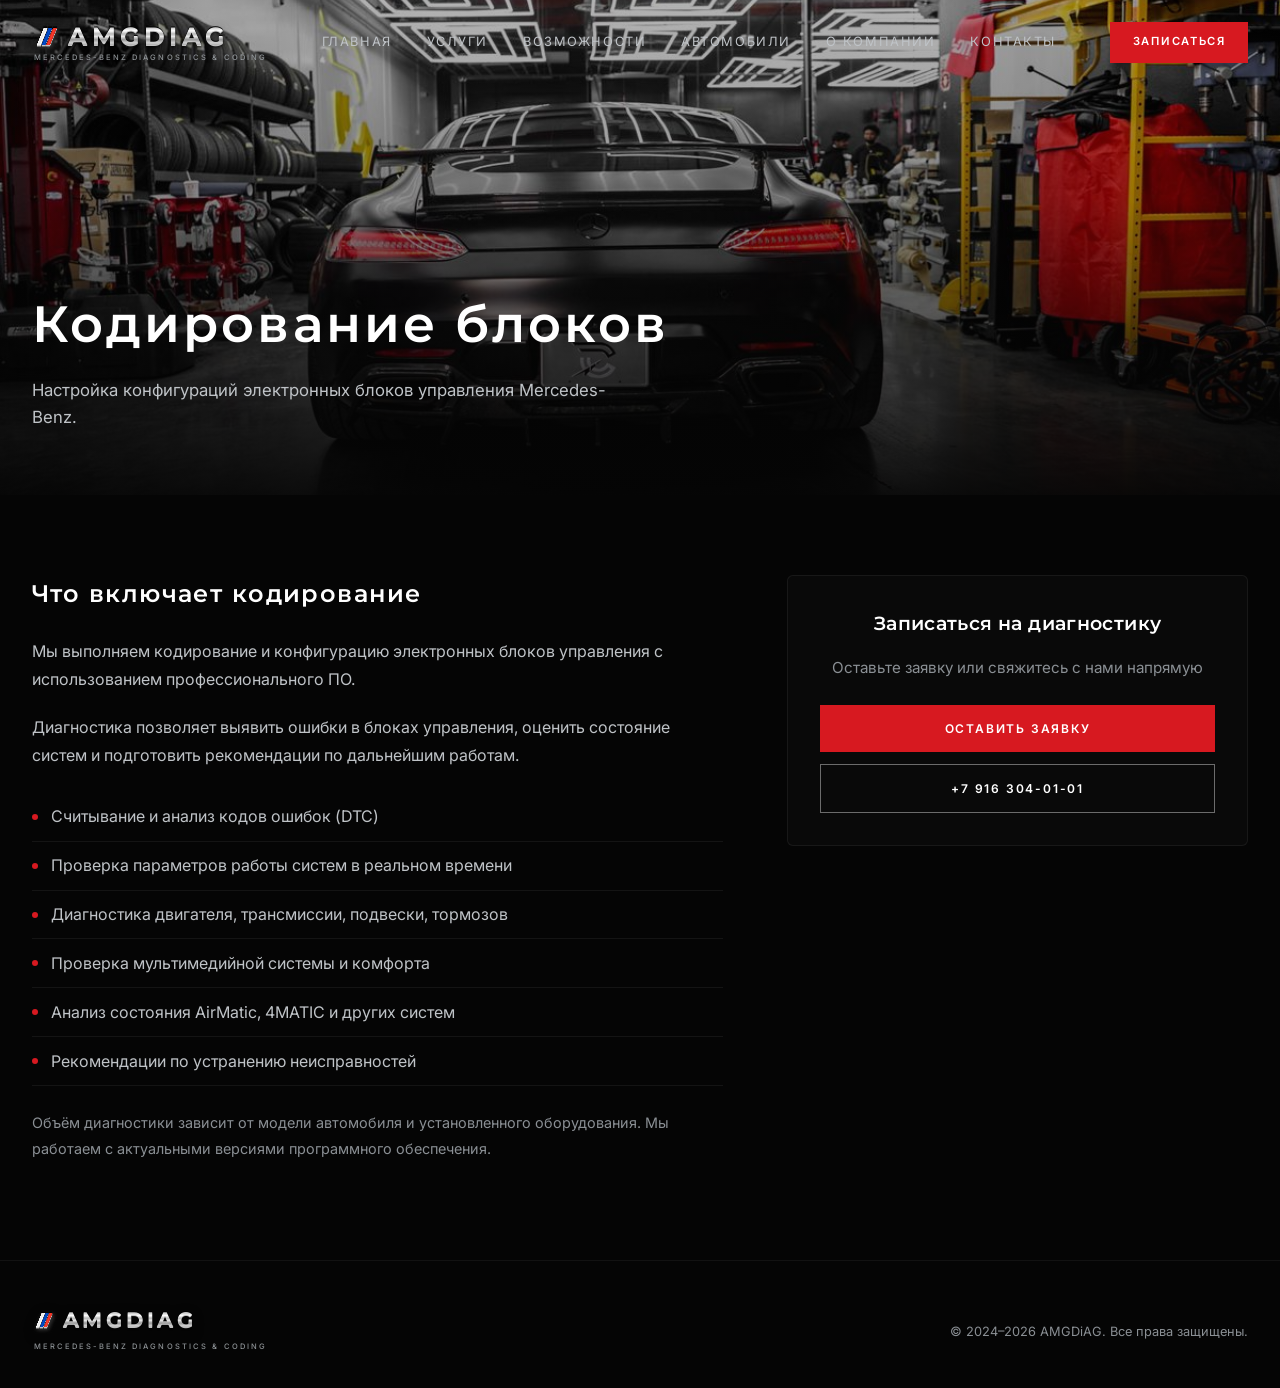
<file: services/coding.html>
<!DOCTYPE html>
<html lang="ru">
<head>
  <meta charset="UTF-8">
  <meta name="viewport" content="width=device-width, initial-scale=1.0">
  <meta name="description" content="Кодирование и настройка конфигураций электронных блоков управления Mercedes-Benz — AMGDiAG">
  <title>Кодирование блоков — AMGDiAG</title>
  <link rel="preconnect" href="https://fonts.googleapis.com">
  <link rel="preconnect" href="https://fonts.gstatic.com" crossorigin>
  <link href="https://fonts.googleapis.com/css2?family=Inter:wght@300;400;500;600&family=Montserrat:wght@500;600;700&display=swap" rel="stylesheet">
  <link rel="stylesheet" href="../css/styles.css">
  <style>
    .service-hero {
      height: 55vh;
      min-height: 420px;
      position: relative;
      display: flex;
      align-items: flex-end;
      padding-bottom: 4rem;
    }
    .service-hero-bg {
      position: absolute;
      inset: 0;
      background: url('../images/garage-amg.jpg') center/cover no-repeat;
    }
    .service-hero-overlay {
      position: absolute;
      inset: 0;
      background: linear-gradient(to top, rgba(5,5,5,0.95) 0%, rgba(5,5,5,0.4) 60%, rgba(5,5,5,0.3) 100%);
    }
    .service-hero-content {
      position: relative;
      z-index: 2;
      max-width: 1400px;
      margin: 0 auto;
      padding: 0 2rem;
      width: 100%;
    }
    .service-hero h1 {
      font-size: clamp(2rem, 5vw, 3.2rem);
      letter-spacing: 0.06em;
      margin-bottom: 0.8rem;
    }
    .service-hero p {
      color: var(--silver);
      max-width: 600px;
      font-size: 1.05rem;
    }
    .service-detail {
      padding: 5rem 0;
    }
    .service-detail-grid {
      display: grid;
      grid-template-columns: 1.2fr 0.8fr;
      gap: 4rem;
      align-items: start;
    }
    .service-detail h2 {
      font-size: 1.5rem;
      letter-spacing: 0.06em;
      margin-bottom: 1.5rem;
    }
    .service-detail p {
      color: var(--silver);
      margin-bottom: 1.2rem;
      line-height: 1.75;
    }
    .service-detail ul {
      list-style: none;
      margin: 1.5rem 0;
    }
    .service-detail li {
      padding: 0.7rem 0;
      border-bottom: 1px solid rgba(255,255,255,0.06);
      color: var(--silver);
      display: flex;
      align-items: center;
      gap: 0.8rem;
    }
    .service-detail li::before {
      content: '';
      width: 6px;
      height: 6px;
      background: var(--accent);
      border-radius: 50%;
      flex-shrink: 0;
    }
    .service-cta {
      background: rgba(255,255,255,0.02);
      border: 1px solid rgba(255,255,255,0.06);
      padding: 2rem;
      border-radius: 6px;
      text-align: center;
    }
    .service-cta h3 {
      font-size: 1.2rem;
      margin-bottom: 1rem;
    }
    .service-cta p {
      color: var(--gray);
      margin-bottom: 1.5rem;
      font-size: 0.95rem;
    }
    @media (max-width: 900px) {
      .service-detail-grid {
        grid-template-columns: 1fr;
      }
    }
  </style>
</head>
<body>
  <header class="header scrolled" id="header">
    <div class="header-inner">
      <a href="../index.html" class="logo">
        <span class="logo-main">AMGDiAG</span>
        <span class="logo-sub">Mercedes-Benz Diagnostics & Coding</span>
      </a>
      <nav class="nav" id="nav">
        <a href="../index.html">Главная</a>
        <a href="../index.html#services">Услуги</a>
        <a href="../index.html#technology">Возможности</a>
        <a href="../index.html#cars">Автомобили</a>
        <a href="../index.html#about">О компании</a>
        <a href="../index.html#contact">Контакты</a>
      </nav>
      <a href="../index.html#contact" class="btn btn-primary btn-header">Записаться</a>
      <button class="menu-toggle" id="menuToggle" aria-label="Меню">
        <span></span><span></span><span></span>
      </button>
    </div>
  </header>

  <section class="service-hero">
    <div class="service-hero-bg"></div>
    <div class="service-hero-overlay"></div>
    <div class="service-hero-content">
      <h1>Кодирование блоков</h1>
      <p>Настройка конфигураций электронных блоков управления Mercedes-Benz.</p>
    </div>
  </section>

  <section class="service-detail">
    <div class="section-inner">
      <div class="service-detail-grid">
        <div>
          <h2>Что включает кодирование</h2>
          <p>Мы выполняем кодирование и конфигурацию электронных блоков управления с использованием профессионального ПО.</p>
          <p>Диагностика позволяет выявить ошибки в блоках управления, оценить состояние систем и подготовить рекомендации по дальнейшим работам.</p>
          <ul>
            <li>Считывание и анализ кодов ошибок (DTC)</li>
            <li>Проверка параметров работы систем в реальном времени</li>
            <li>Диагностика двигателя, трансмиссии, подвески, тормозов</li>
            <li>Проверка мультимедийной системы и комфорта</li>
            <li>Анализ состояния AirMatic, 4MATIC и других систем</li>
            <li>Рекомендации по устранению неисправностей</li>
          </ul>
          <p style="margin-top:1.5rem;color:var(--gray);font-size:0.9rem;">Объём диагностики зависит от модели автомобиля и установленного оборудования. Мы работаем с актуальными версиями программного обеспечения.</p>
        </div>
        <div class="service-cta">
          <h3>Записаться на диагностику</h3>
          <p>Оставьте заявку или свяжитесь с нами напрямую</p>
          <a href="../index.html#contact" class="btn btn-primary" style="width:100%;margin-bottom:0.8rem;">Оставить заявку</a>
          <a href="tel:+79163040101" class="btn btn-outline" style="width:100%;">+7 916 304-01-01</a>
        </div>
      </div>
    </div>
  </section>

  <footer class="footer">
    <div class="footer-inner">
      <div class="footer-logo">
        <span class="logo-main">AMGDiAG</span>
        <span class="logo-sub">Mercedes-Benz Diagnostics & Coding</span>
      </div>
      <p class="footer-copy">© 2024–2026 AMGDiAG. Все права защищены.</p>
    </div>
  </footer>
  <script src="../js/script.js"></script>
</body>
</html>
</file>
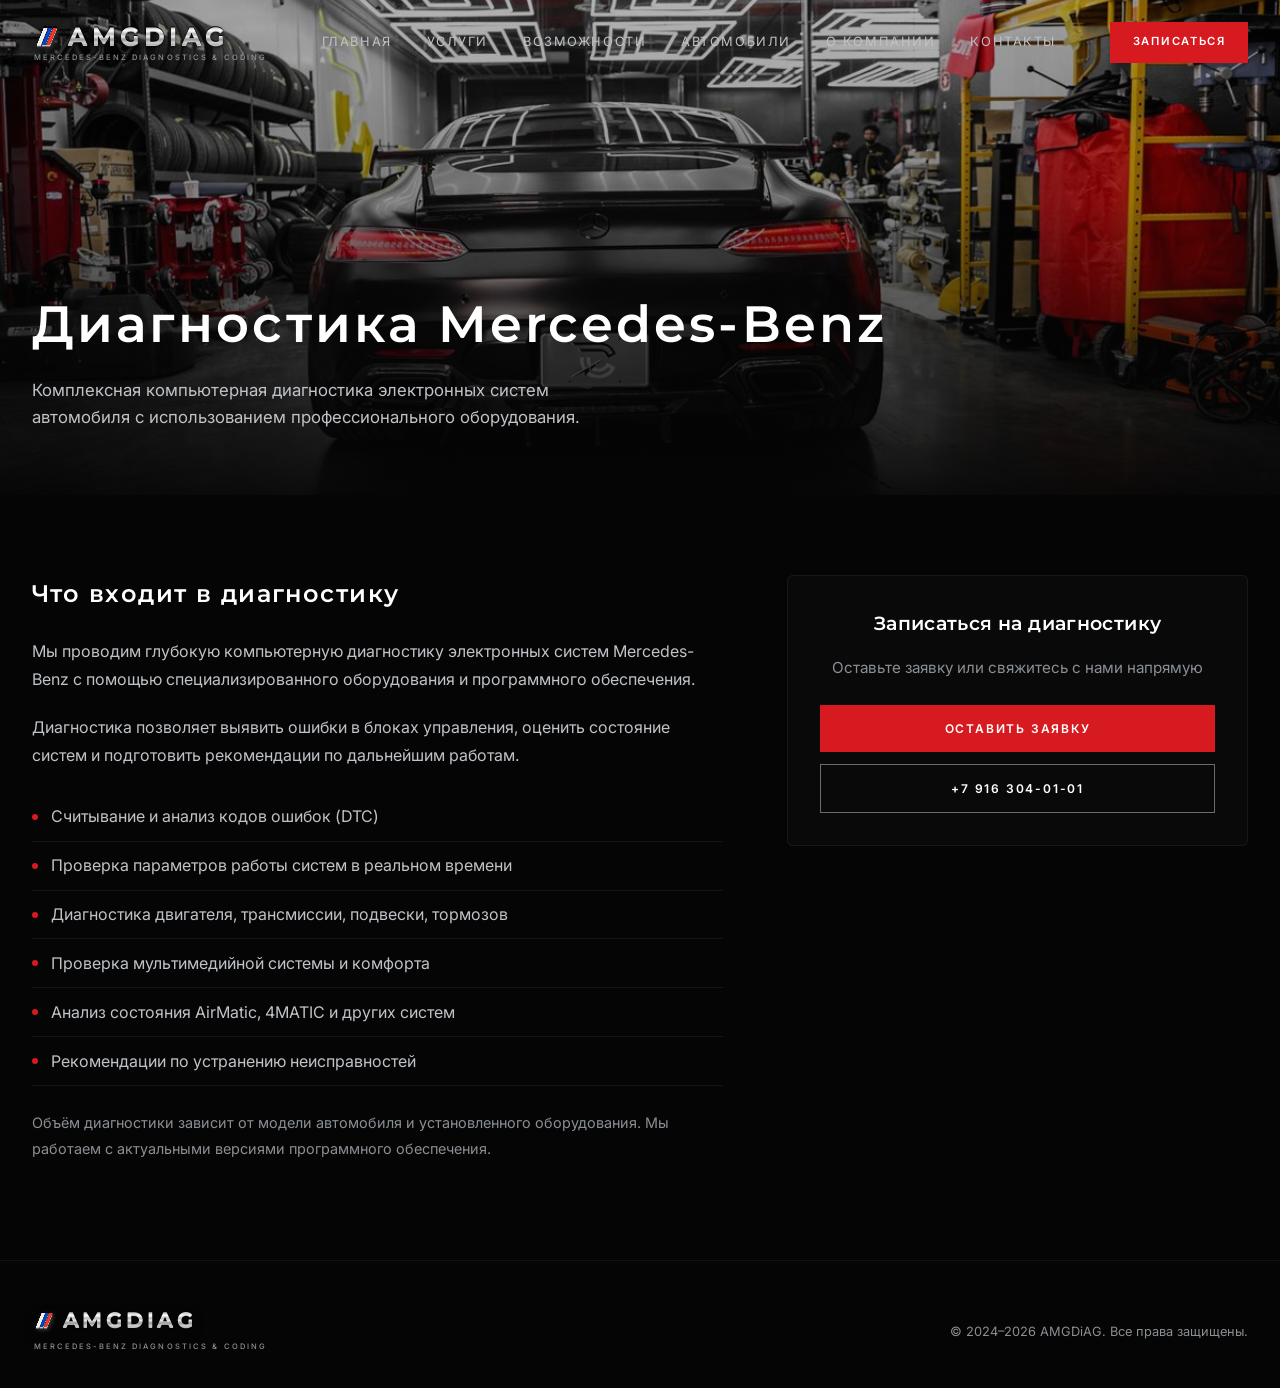
<file: services/diagnostics.html>
<!DOCTYPE html>
<html lang="ru">
<head>
  <meta charset="UTF-8">
  <meta name="viewport" content="width=device-width, initial-scale=1.0">
  <meta name="description" content="Комплексная компьютерная диагностика электронных систем Mercedes-Benz — AMGDiAG">
  <title>Диагностика Mercedes-Benz — AMGDiAG</title>
  <link rel="preconnect" href="https://fonts.googleapis.com">
  <link rel="preconnect" href="https://fonts.gstatic.com" crossorigin>
  <link href="https://fonts.googleapis.com/css2?family=Inter:wght@300;400;500;600&family=Montserrat:wght@500;600;700&display=swap" rel="stylesheet">
  <link rel="stylesheet" href="../css/styles.css">
  <style>
    .service-hero {
      height: 55vh;
      min-height: 420px;
      position: relative;
      display: flex;
      align-items: flex-end;
      padding-bottom: 4rem;
    }
    .service-hero-bg {
      position: absolute;
      inset: 0;
      background: url('../images/garage-amg.jpg') center/cover no-repeat;
    }
    .service-hero-overlay {
      position: absolute;
      inset: 0;
      background: linear-gradient(to top, rgba(5,5,5,0.95) 0%, rgba(5,5,5,0.4) 60%, rgba(5,5,5,0.3) 100%);
    }
    .service-hero-content {
      position: relative;
      z-index: 2;
      max-width: 1400px;
      margin: 0 auto;
      padding: 0 2rem;
      width: 100%;
    }
    .service-hero h1 {
      font-size: clamp(2rem, 5vw, 3.2rem);
      letter-spacing: 0.06em;
      margin-bottom: 0.8rem;
    }
    .service-hero p {
      color: var(--silver);
      max-width: 600px;
      font-size: 1.05rem;
    }
    .service-detail {
      padding: 5rem 0;
    }
    .service-detail-grid {
      display: grid;
      grid-template-columns: 1.2fr 0.8fr;
      gap: 4rem;
      align-items: start;
    }
    .service-detail h2 {
      font-size: 1.5rem;
      letter-spacing: 0.06em;
      margin-bottom: 1.5rem;
    }
    .service-detail p {
      color: var(--silver);
      margin-bottom: 1.2rem;
      line-height: 1.75;
    }
    .service-detail ul {
      list-style: none;
      margin: 1.5rem 0;
    }
    .service-detail li {
      padding: 0.7rem 0;
      border-bottom: 1px solid rgba(255,255,255,0.06);
      color: var(--silver);
      display: flex;
      align-items: center;
      gap: 0.8rem;
    }
    .service-detail li::before {
      content: '';
      width: 6px;
      height: 6px;
      background: var(--accent);
      border-radius: 50%;
      flex-shrink: 0;
    }
    .service-cta {
      background: rgba(255,255,255,0.02);
      border: 1px solid rgba(255,255,255,0.06);
      padding: 2rem;
      border-radius: 6px;
      text-align: center;
    }
    .service-cta h3 {
      font-size: 1.2rem;
      margin-bottom: 1rem;
    }
    .service-cta p {
      color: var(--gray);
      margin-bottom: 1.5rem;
      font-size: 0.95rem;
    }
    @media (max-width: 900px) {
      .service-detail-grid {
        grid-template-columns: 1fr;
      }
    }
  </style>
</head>
<body>
  <header class="header scrolled" id="header">
    <div class="header-inner">
      <a href="../index.html" class="logo">
        <span class="logo-main">AMGDiAG</span>
        <span class="logo-sub">Mercedes-Benz Diagnostics & Coding</span>
      </a>
      <nav class="nav" id="nav">
        <a href="../index.html">Главная</a>
        <a href="../index.html#services">Услуги</a>
        <a href="../index.html#technology">Возможности</a>
        <a href="../index.html#cars">Автомобили</a>
        <a href="../index.html#about">О компании</a>
        <a href="../index.html#contact">Контакты</a>
      </nav>
      <a href="../index.html#contact" class="btn btn-primary btn-header">Записаться</a>
      <button class="menu-toggle" id="menuToggle" aria-label="Меню">
        <span></span><span></span><span></span>
      </button>
    </div>
  </header>

  <section class="service-hero">
    <div class="service-hero-bg"></div>
    <div class="service-hero-overlay"></div>
    <div class="service-hero-content">
      <h1>Диагностика Mercedes-Benz</h1>
      <p>Комплексная компьютерная диагностика электронных систем автомобиля с использованием профессионального оборудования.</p>
    </div>
  </section>

  <section class="service-detail">
    <div class="section-inner">
      <div class="service-detail-grid">
        <div>
          <h2>Что входит в диагностику</h2>
          <p>Мы проводим глубокую компьютерную диагностику электронных систем Mercedes-Benz с помощью специализированного оборудования и программного обеспечения.</p>
          <p>Диагностика позволяет выявить ошибки в блоках управления, оценить состояние систем и подготовить рекомендации по дальнейшим работам.</p>
          <ul>
            <li>Считывание и анализ кодов ошибок (DTC)</li>
            <li>Проверка параметров работы систем в реальном времени</li>
            <li>Диагностика двигателя, трансмиссии, подвески, тормозов</li>
            <li>Проверка мультимедийной системы и комфорта</li>
            <li>Анализ состояния AirMatic, 4MATIC и других систем</li>
            <li>Рекомендации по устранению неисправностей</li>
          </ul>
          <p style="margin-top:1.5rem;color:var(--gray);font-size:0.9rem;">Объём диагностики зависит от модели автомобиля и установленного оборудования. Мы работаем с актуальными версиями программного обеспечения.</p>
        </div>
        <div class="service-cta">
          <h3>Записаться на диагностику</h3>
          <p>Оставьте заявку или свяжитесь с нами напрямую</p>
          <a href="../index.html#contact" class="btn btn-primary" style="width:100%;margin-bottom:0.8rem;">Оставить заявку</a>
          <a href="tel:+79163040101" class="btn btn-outline" style="width:100%;">+7 916 304-01-01</a>
        </div>
      </div>
    </div>
  </section>

  <footer class="footer">
    <div class="footer-inner">
      <div class="footer-logo">
        <span class="logo-main">AMGDiAG</span>
        <span class="logo-sub">Mercedes-Benz Diagnostics & Coding</span>
      </div>
      <p class="footer-copy">© 2024–2026 AMGDiAG. Все права защищены.</p>
    </div>
  </footer>
  <script src="../js/script.js"></script>
</body>
</html>
</file>
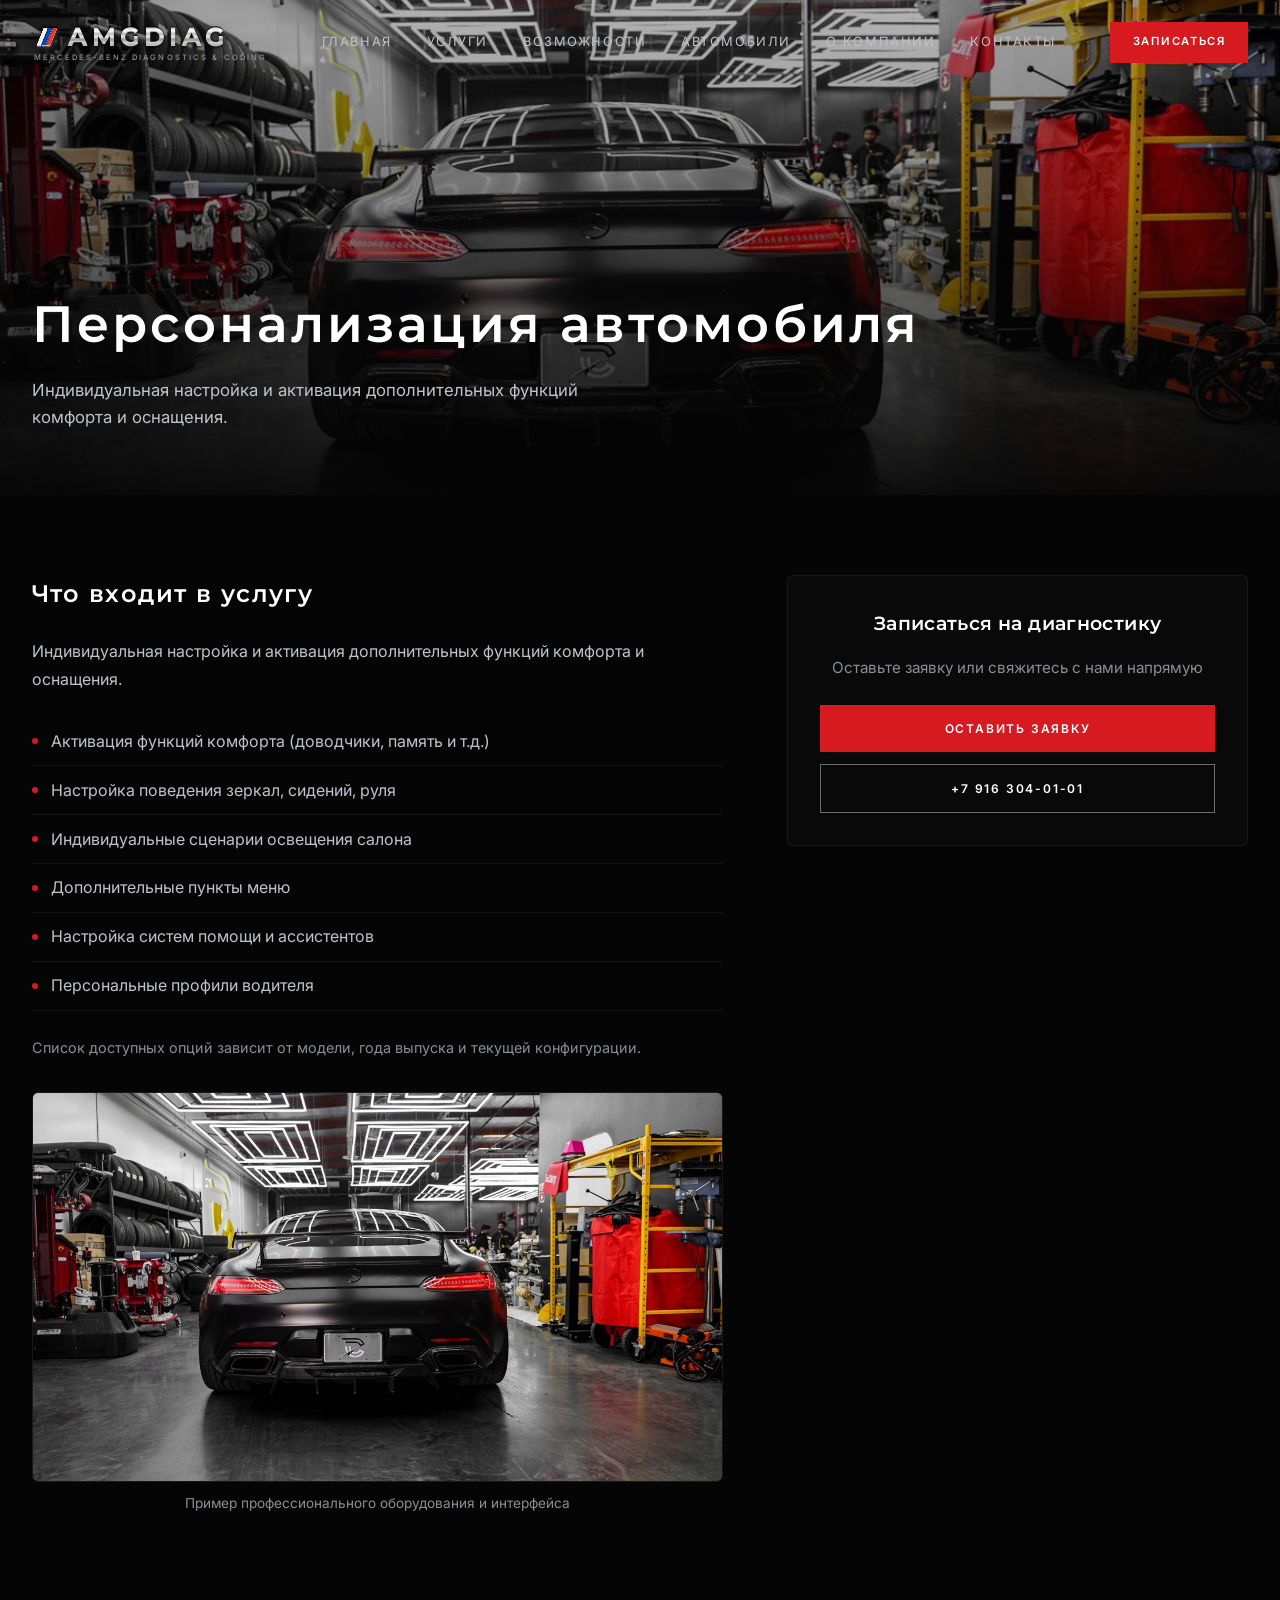
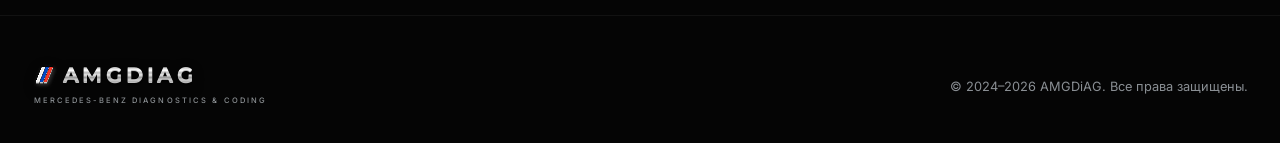
<file: services/personalization.html>
<!DOCTYPE html>
<html lang="ru">
<head>
  <meta charset="UTF-8">
  <meta name="viewport" content="width=device-width, initial-scale=1.0">
  <meta name="description" content="Комплексная компьютерная диагностика электронных систем Mercedes-Benz — AMGDiAG">
  <title>Персонализация автомобиля — AMGDiAG</title>
  <link rel="preconnect" href="https://fonts.googleapis.com">
  <link rel="preconnect" href="https://fonts.gstatic.com" crossorigin>
  <link href="https://fonts.googleapis.com/css2?family=Inter:wght@300;400;500;600&family=Montserrat:wght@500;600;700&display=swap" rel="stylesheet">
  <link rel="stylesheet" href="../css/styles.css">
  <style>
    .service-hero {
      height: 55vh;
      min-height: 420px;
      position: relative;
      display: flex;
      align-items: flex-end;
      padding-bottom: 4rem;
    }
    .service-hero-bg {
      position: absolute;
      inset: 0;
      background: url('../images/garage-amg.jpg') center/cover no-repeat;
    }
    .service-hero-overlay {
      position: absolute;
      inset: 0;
      background: linear-gradient(to top, rgba(5,5,5,0.95) 0%, rgba(5,5,5,0.4) 60%, rgba(5,5,5,0.3) 100%);
    }
    .service-hero-content {
      position: relative;
      z-index: 2;
      max-width: 1400px;
      margin: 0 auto;
      padding: 0 2rem;
      width: 100%;
    }
    .service-hero h1 {
      font-size: clamp(2rem, 5vw, 3.2rem);
      letter-spacing: 0.06em;
      margin-bottom: 0.8rem;
    }
    .service-hero p {
      color: var(--silver);
      max-width: 600px;
      font-size: 1.05rem;
    }
    .service-detail {
      padding: 5rem 0;
    }
    .service-detail-grid {
      display: grid;
      grid-template-columns: 1.2fr 0.8fr;
      gap: 4rem;
      align-items: start;
    }
    .service-detail h2 {
      font-size: 1.5rem;
      letter-spacing: 0.06em;
      margin-bottom: 1.5rem;
    }
    .service-detail p {
      color: var(--silver);
      margin-bottom: 1.2rem;
      line-height: 1.75;
    }
    .service-detail ul {
      list-style: none;
      margin: 1.5rem 0;
    }
    .service-detail li {
      padding: 0.7rem 0;
      border-bottom: 1px solid rgba(255,255,255,0.06);
      color: var(--silver);
      display: flex;
      align-items: center;
      gap: 0.8rem;
    }
    .service-detail li::before {
      content: '';
      width: 6px;
      height: 6px;
      background: var(--accent);
      border-radius: 50%;
      flex-shrink: 0;
    }
    .service-cta {
      background: rgba(255,255,255,0.02);
      border: 1px solid rgba(255,255,255,0.06);
      padding: 2rem;
      border-radius: 6px;
      text-align: center;
    }
    .service-cta h3 {
      font-size: 1.2rem;
      margin-bottom: 1rem;
    }
    .service-cta p {
      color: var(--gray);
      margin-bottom: 1.5rem;
      font-size: 0.95rem;
    }
    @media (max-width: 900px) {
      .service-detail-grid {
        grid-template-columns: 1fr;
      }
    }
  </style>
</head>
<body>
  <header class="header scrolled" id="header">
    <div class="header-inner">
      <a href="../index.html" class="logo">
        <span class="logo-main">AMGDiAG</span>
        <span class="logo-sub">Mercedes-Benz Diagnostics & Coding</span>
      </a>
      <nav class="nav" id="nav">
        <a href="../index.html">Главная</a>
        <a href="../index.html#services">Услуги</a>
        <a href="../index.html#technology">Возможности</a>
        <a href="../index.html#cars">Автомобили</a>
        <a href="../index.html#about">О компании</a>
        <a href="../index.html#contact">Контакты</a>
      </nav>
      <a href="../index.html#contact" class="btn btn-primary btn-header">Записаться</a>
      <button class="menu-toggle" id="menuToggle" aria-label="Меню">
        <span></span><span></span><span></span>
      </button>
    </div>
  </header>

  <section class="service-hero">
    <div class="service-hero-bg"></div>
    <div class="service-hero-overlay"></div>
    <div class="service-hero-content">
      <h1>Персонализация автомобиля</h1>
      <p>Индивидуальная настройка и активация дополнительных функций комфорта и оснащения.</p>
    </div>
  </section>

  <section class="service-detail">
    <div class="section-inner">
      <div class="service-detail-grid">
        <div>
          <h2>Что входит в услугу</h2>
          <p>Индивидуальная настройка и активация дополнительных функций комфорта и оснащения.</p>
          <ul>
            <li>Активация функций комфорта (доводчики, память и т.д.)</li>
            <li>Настройка поведения зеркал, сидений, руля</li>
            <li>Индивидуальные сценарии освещения салона</li>
            <li>Дополнительные пункты меню</li>
            <li>Настройка систем помощи и ассистентов</li>
            <li>Персональные профили водителя</li>
          </ul>
          <p style="margin-top:1.5rem;color:var(--gray);font-size:0.9rem;">Список доступных опций зависит от модели, года выпуска и текущей конфигурации.</p>
          
          <div style="margin-top:2rem;">
            <img src="../images/garage-amg.jpg" alt="Пример работы" style="width:100%;border-radius:6px;border:1px solid rgba(255,255,255,0.08);">
            <p style="font-size:0.85rem;color:var(--gray);margin-top:0.6rem;text-align:center;">Пример профессионального оборудования и интерфейса</p>
          </div>
        </div>
        <div class="service-cta">
          <h3>Записаться на диагностику</h3>
          <p>Оставьте заявку или свяжитесь с нами напрямую</p>
          <a href="../index.html#contact" class="btn btn-primary" style="width:100%;margin-bottom:0.8rem;">Оставить заявку</a>
          <a href="tel:+79163040101" class="btn btn-outline" style="width:100%;">+7 916 304-01-01</a>
        </div>
      </div>
    </div>
  </section>

  <footer class="footer">
    <div class="footer-inner">
      <div class="footer-logo">
        <span class="logo-main">AMGDiAG</span>
        <span class="logo-sub">Mercedes-Benz Diagnostics & Coding</span>
      </div>
      <p class="footer-copy">© 2024–2026 AMGDiAG. Все права защищены.</p>
    </div>
  </footer>
  <script src="../js/script.js"></script>
</body>
</html>
</file>
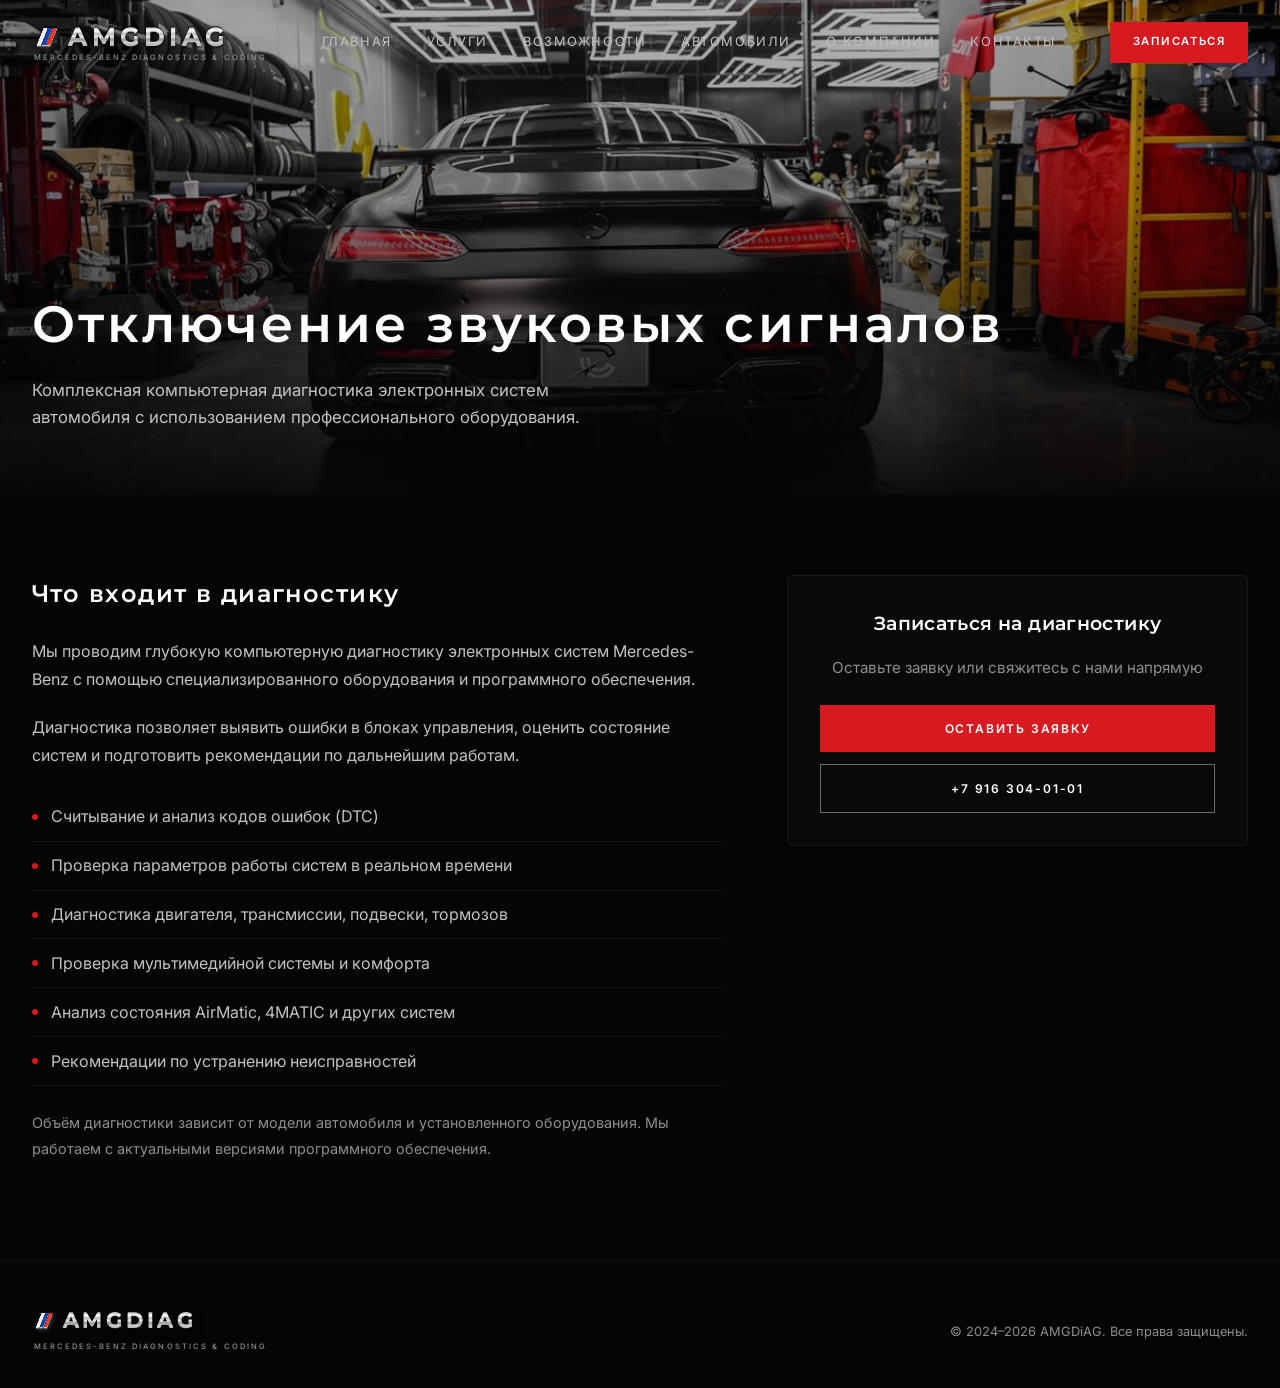
<file: services/sounds.html>
<!DOCTYPE html>
<html lang="ru">
<head>
  <meta charset="UTF-8">
  <meta name="viewport" content="width=device-width, initial-scale=1.0">
  <meta name="description" content="Комплексная компьютерная диагностика электронных систем Mercedes-Benz — AMGDiAG">
  <title>Отключение звуковых сигналов — AMGDiAG</title>
  <link rel="preconnect" href="https://fonts.googleapis.com">
  <link rel="preconnect" href="https://fonts.gstatic.com" crossorigin>
  <link href="https://fonts.googleapis.com/css2?family=Inter:wght@300;400;500;600&family=Montserrat:wght@500;600;700&display=swap" rel="stylesheet">
  <link rel="stylesheet" href="../css/styles.css">
  <style>
    .service-hero {
      height: 55vh;
      min-height: 420px;
      position: relative;
      display: flex;
      align-items: flex-end;
      padding-bottom: 4rem;
    }
    .service-hero-bg {
      position: absolute;
      inset: 0;
      background: url('../images/garage-amg.jpg') center/cover no-repeat;
    }
    .service-hero-overlay {
      position: absolute;
      inset: 0;
      background: linear-gradient(to top, rgba(5,5,5,0.95) 0%, rgba(5,5,5,0.4) 60%, rgba(5,5,5,0.3) 100%);
    }
    .service-hero-content {
      position: relative;
      z-index: 2;
      max-width: 1400px;
      margin: 0 auto;
      padding: 0 2rem;
      width: 100%;
    }
    .service-hero h1 {
      font-size: clamp(2rem, 5vw, 3.2rem);
      letter-spacing: 0.06em;
      margin-bottom: 0.8rem;
    }
    .service-hero p {
      color: var(--silver);
      max-width: 600px;
      font-size: 1.05rem;
    }
    .service-detail {
      padding: 5rem 0;
    }
    .service-detail-grid {
      display: grid;
      grid-template-columns: 1.2fr 0.8fr;
      gap: 4rem;
      align-items: start;
    }
    .service-detail h2 {
      font-size: 1.5rem;
      letter-spacing: 0.06em;
      margin-bottom: 1.5rem;
    }
    .service-detail p {
      color: var(--silver);
      margin-bottom: 1.2rem;
      line-height: 1.75;
    }
    .service-detail ul {
      list-style: none;
      margin: 1.5rem 0;
    }
    .service-detail li {
      padding: 0.7rem 0;
      border-bottom: 1px solid rgba(255,255,255,0.06);
      color: var(--silver);
      display: flex;
      align-items: center;
      gap: 0.8rem;
    }
    .service-detail li::before {
      content: '';
      width: 6px;
      height: 6px;
      background: var(--accent);
      border-radius: 50%;
      flex-shrink: 0;
    }
    .service-cta {
      background: rgba(255,255,255,0.02);
      border: 1px solid rgba(255,255,255,0.06);
      padding: 2rem;
      border-radius: 6px;
      text-align: center;
    }
    .service-cta h3 {
      font-size: 1.2rem;
      margin-bottom: 1rem;
    }
    .service-cta p {
      color: var(--gray);
      margin-bottom: 1.5rem;
      font-size: 0.95rem;
    }
    @media (max-width: 900px) {
      .service-detail-grid {
        grid-template-columns: 1fr;
      }
    }
  </style>
</head>
<body>
  <header class="header scrolled" id="header">
    <div class="header-inner">
      <a href="../index.html" class="logo">
        <span class="logo-main">AMGDiAG</span>
        <span class="logo-sub">Mercedes-Benz Diagnostics & Coding</span>
      </a>
      <nav class="nav" id="nav">
        <a href="../index.html">Главная</a>
        <a href="../index.html#services">Услуги</a>
        <a href="../index.html#technology">Возможности</a>
        <a href="../index.html#cars">Автомобили</a>
        <a href="../index.html#about">О компании</a>
        <a href="../index.html#contact">Контакты</a>
      </nav>
      <a href="../index.html#contact" class="btn btn-primary btn-header">Записаться</a>
      <button class="menu-toggle" id="menuToggle" aria-label="Меню">
        <span></span><span></span><span></span>
      </button>
    </div>
  </header>

  <section class="service-hero">
    <div class="service-hero-bg"></div>
    <div class="service-hero-overlay"></div>
    <div class="service-hero-content">
      <h1>Отключение звуковых сигналов</h1>
      <p>Комплексная компьютерная диагностика электронных систем автомобиля с использованием профессионального оборудования.</p>
    </div>
  </section>

  <section class="service-detail">
    <div class="section-inner">
      <div class="service-detail-grid">
        <div>
          <h2>Что входит в диагностику</h2>
          <p>Мы проводим глубокую компьютерную диагностику электронных систем Mercedes-Benz с помощью специализированного оборудования и программного обеспечения.</p>
          <p>Диагностика позволяет выявить ошибки в блоках управления, оценить состояние систем и подготовить рекомендации по дальнейшим работам.</p>
          <ul>
            <li>Считывание и анализ кодов ошибок (DTC)</li>
            <li>Проверка параметров работы систем в реальном времени</li>
            <li>Диагностика двигателя, трансмиссии, подвески, тормозов</li>
            <li>Проверка мультимедийной системы и комфорта</li>
            <li>Анализ состояния AirMatic, 4MATIC и других систем</li>
            <li>Рекомендации по устранению неисправностей</li>
          </ul>
          <p style="margin-top:1.5rem;color:var(--gray);font-size:0.9rem;">Объём диагностики зависит от модели автомобиля и установленного оборудования. Мы работаем с актуальными версиями программного обеспечения.</p>
        </div>
        <div class="service-cta">
          <h3>Записаться на диагностику</h3>
          <p>Оставьте заявку или свяжитесь с нами напрямую</p>
          <a href="../index.html#contact" class="btn btn-primary" style="width:100%;margin-bottom:0.8rem;">Оставить заявку</a>
          <a href="tel:+79163040101" class="btn btn-outline" style="width:100%;">+7 916 304-01-01</a>
        </div>
      </div>
    </div>
  </section>

  <footer class="footer">
    <div class="footer-inner">
      <div class="footer-logo">
        <span class="logo-main">AMGDiAG</span>
        <span class="logo-sub">Mercedes-Benz Diagnostics & Coding</span>
      </div>
      <p class="footer-copy">© 2024–2026 AMGDiAG. Все права защищены.</p>
    </div>
  </footer>
  <script src="../js/script.js"></script>
</body>
</html>
</file>
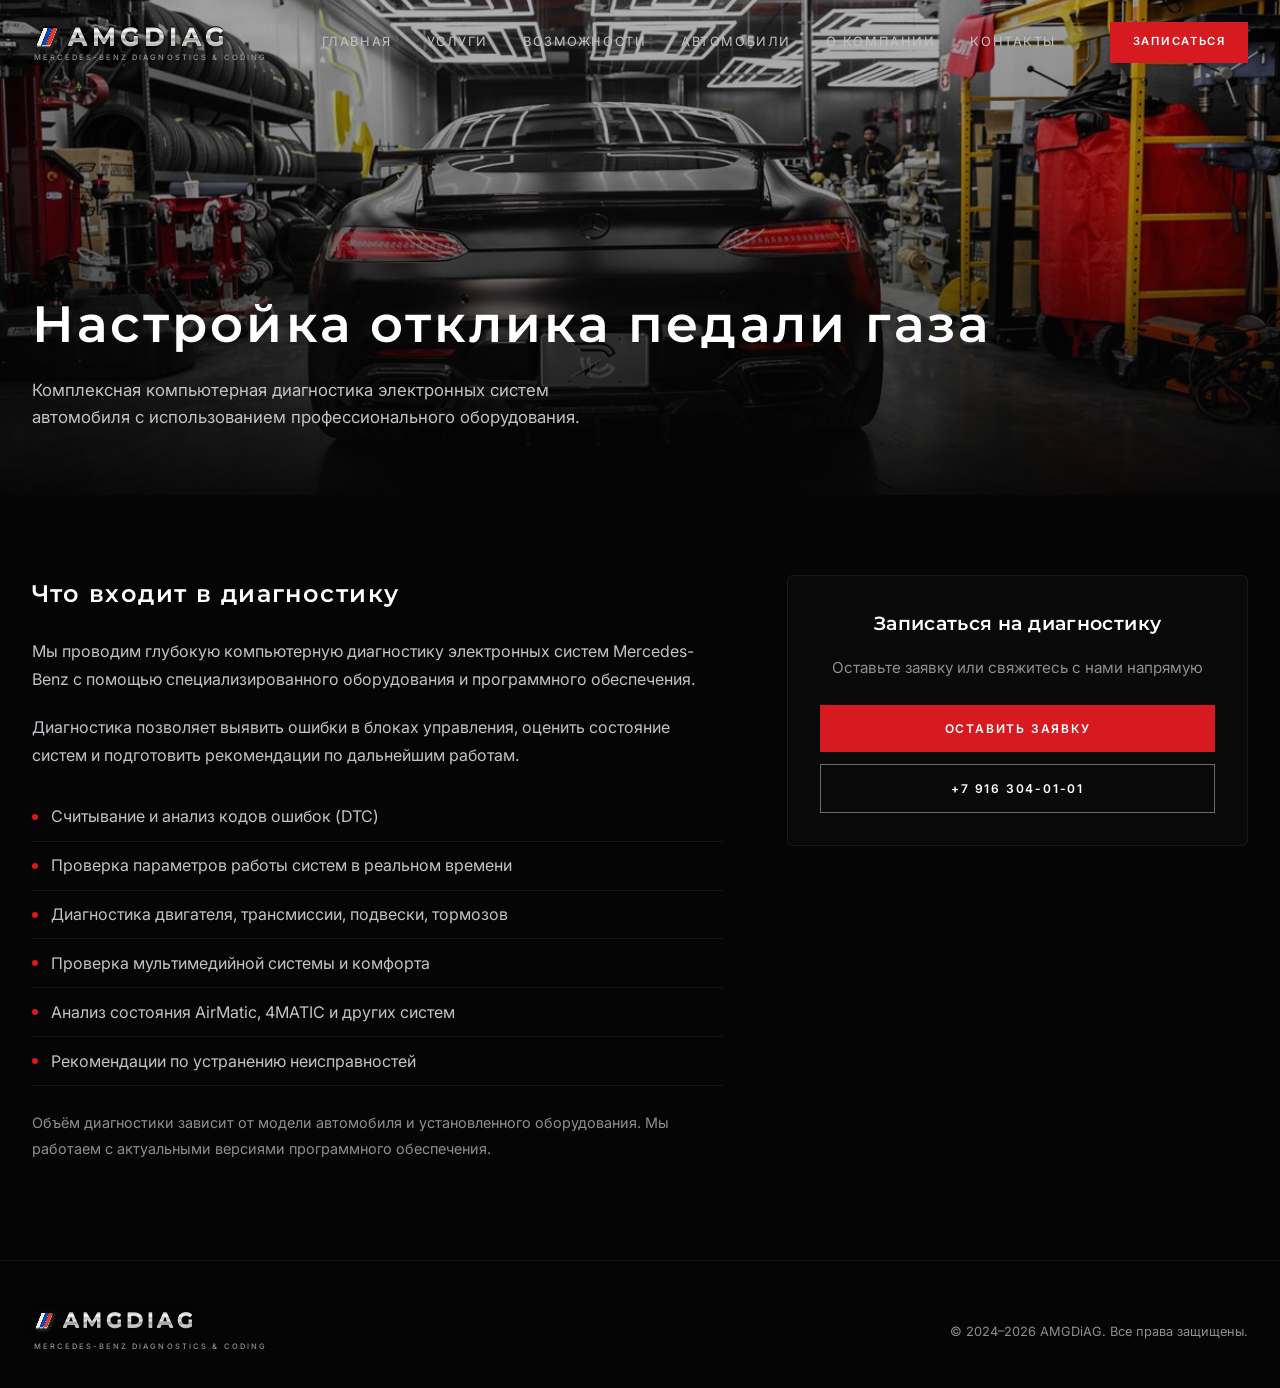
<file: services/throttle.html>
<!DOCTYPE html>
<html lang="ru">
<head>
  <meta charset="UTF-8">
  <meta name="viewport" content="width=device-width, initial-scale=1.0">
  <meta name="description" content="Комплексная компьютерная диагностика электронных систем Mercedes-Benz — AMGDiAG">
  <title>Настройка отклика педали газа — AMGDiAG</title>
  <link rel="preconnect" href="https://fonts.googleapis.com">
  <link rel="preconnect" href="https://fonts.gstatic.com" crossorigin>
  <link href="https://fonts.googleapis.com/css2?family=Inter:wght@300;400;500;600&family=Montserrat:wght@500;600;700&display=swap" rel="stylesheet">
  <link rel="stylesheet" href="../css/styles.css">
  <style>
    .service-hero {
      height: 55vh;
      min-height: 420px;
      position: relative;
      display: flex;
      align-items: flex-end;
      padding-bottom: 4rem;
    }
    .service-hero-bg {
      position: absolute;
      inset: 0;
      background: url('../images/garage-amg.jpg') center/cover no-repeat;
    }
    .service-hero-overlay {
      position: absolute;
      inset: 0;
      background: linear-gradient(to top, rgba(5,5,5,0.95) 0%, rgba(5,5,5,0.4) 60%, rgba(5,5,5,0.3) 100%);
    }
    .service-hero-content {
      position: relative;
      z-index: 2;
      max-width: 1400px;
      margin: 0 auto;
      padding: 0 2rem;
      width: 100%;
    }
    .service-hero h1 {
      font-size: clamp(2rem, 5vw, 3.2rem);
      letter-spacing: 0.06em;
      margin-bottom: 0.8rem;
    }
    .service-hero p {
      color: var(--silver);
      max-width: 600px;
      font-size: 1.05rem;
    }
    .service-detail {
      padding: 5rem 0;
    }
    .service-detail-grid {
      display: grid;
      grid-template-columns: 1.2fr 0.8fr;
      gap: 4rem;
      align-items: start;
    }
    .service-detail h2 {
      font-size: 1.5rem;
      letter-spacing: 0.06em;
      margin-bottom: 1.5rem;
    }
    .service-detail p {
      color: var(--silver);
      margin-bottom: 1.2rem;
      line-height: 1.75;
    }
    .service-detail ul {
      list-style: none;
      margin: 1.5rem 0;
    }
    .service-detail li {
      padding: 0.7rem 0;
      border-bottom: 1px solid rgba(255,255,255,0.06);
      color: var(--silver);
      display: flex;
      align-items: center;
      gap: 0.8rem;
    }
    .service-detail li::before {
      content: '';
      width: 6px;
      height: 6px;
      background: var(--accent);
      border-radius: 50%;
      flex-shrink: 0;
    }
    .service-cta {
      background: rgba(255,255,255,0.02);
      border: 1px solid rgba(255,255,255,0.06);
      padding: 2rem;
      border-radius: 6px;
      text-align: center;
    }
    .service-cta h3 {
      font-size: 1.2rem;
      margin-bottom: 1rem;
    }
    .service-cta p {
      color: var(--gray);
      margin-bottom: 1.5rem;
      font-size: 0.95rem;
    }
    @media (max-width: 900px) {
      .service-detail-grid {
        grid-template-columns: 1fr;
      }
    }
  </style>
</head>
<body>
  <header class="header scrolled" id="header">
    <div class="header-inner">
      <a href="../index.html" class="logo">
        <span class="logo-main">AMGDiAG</span>
        <span class="logo-sub">Mercedes-Benz Diagnostics & Coding</span>
      </a>
      <nav class="nav" id="nav">
        <a href="../index.html">Главная</a>
        <a href="../index.html#services">Услуги</a>
        <a href="../index.html#technology">Возможности</a>
        <a href="../index.html#cars">Автомобили</a>
        <a href="../index.html#about">О компании</a>
        <a href="../index.html#contact">Контакты</a>
      </nav>
      <a href="../index.html#contact" class="btn btn-primary btn-header">Записаться</a>
      <button class="menu-toggle" id="menuToggle" aria-label="Меню">
        <span></span><span></span><span></span>
      </button>
    </div>
  </header>

  <section class="service-hero">
    <div class="service-hero-bg"></div>
    <div class="service-hero-overlay"></div>
    <div class="service-hero-content">
      <h1>Настройка отклика педали газа</h1>
      <p>Комплексная компьютерная диагностика электронных систем автомобиля с использованием профессионального оборудования.</p>
    </div>
  </section>

  <section class="service-detail">
    <div class="section-inner">
      <div class="service-detail-grid">
        <div>
          <h2>Что входит в диагностику</h2>
          <p>Мы проводим глубокую компьютерную диагностику электронных систем Mercedes-Benz с помощью специализированного оборудования и программного обеспечения.</p>
          <p>Диагностика позволяет выявить ошибки в блоках управления, оценить состояние систем и подготовить рекомендации по дальнейшим работам.</p>
          <ul>
            <li>Считывание и анализ кодов ошибок (DTC)</li>
            <li>Проверка параметров работы систем в реальном времени</li>
            <li>Диагностика двигателя, трансмиссии, подвески, тормозов</li>
            <li>Проверка мультимедийной системы и комфорта</li>
            <li>Анализ состояния AirMatic, 4MATIC и других систем</li>
            <li>Рекомендации по устранению неисправностей</li>
          </ul>
          <p style="margin-top:1.5rem;color:var(--gray);font-size:0.9rem;">Объём диагностики зависит от модели автомобиля и установленного оборудования. Мы работаем с актуальными версиями программного обеспечения.</p>
        </div>
        <div class="service-cta">
          <h3>Записаться на диагностику</h3>
          <p>Оставьте заявку или свяжитесь с нами напрямую</p>
          <a href="../index.html#contact" class="btn btn-primary" style="width:100%;margin-bottom:0.8rem;">Оставить заявку</a>
          <a href="tel:+79163040101" class="btn btn-outline" style="width:100%;">+7 916 304-01-01</a>
        </div>
      </div>
    </div>
  </section>

  <footer class="footer">
    <div class="footer-inner">
      <div class="footer-logo">
        <span class="logo-main">AMGDiAG</span>
        <span class="logo-sub">Mercedes-Benz Diagnostics & Coding</span>
      </div>
      <p class="footer-copy">© 2024–2026 AMGDiAG. Все права защищены.</p>
    </div>
  </footer>
  <script src="../js/script.js"></script>
</body>
</html>
</file>
<file: css/styles.css>
/* AMGDiAG Premium Styles */
:root {
  --black: #050505;
  --graphite: #171717;
  --white: #FFFFFF;
  --silver: #BFC3C7;
  --accent: #D71920;
  --accent-hover: #ff1f28;
  --gray: #8a8f94;
  --font-main: 'Inter', 'Segoe UI', system-ui, -apple-system, sans-serif;
  --font-display: 'Montserrat', 'Inter', sans-serif;
  --transition: 0.4s cubic-bezier(0.25, 0.46, 0.45, 0.94);
  --shadow: 0 20px 60px rgba(0,0,0,0.5);
}

* {
  margin: 0;
  padding: 0;
  box-sizing: border-box;
}

html {
  scroll-behavior: smooth;
  font-size: 16px;
}

body {
  background: var(--black);
  color: var(--white);
  font-family: var(--font-main);
  line-height: 1.6;
  overflow-x: hidden;
}

/* Typography */
h1, h2, h3, h4 {
  font-family: var(--font-display);
  font-weight: 600;
  letter-spacing: 0.02em;
}

a {
  color: inherit;
  text-decoration: none;
  transition: color var(--transition);
}

img {
  max-width: 100%;
  display: block;
}

/* Header */
.header {
  position: fixed;
  top: 0;
  left: 0;
  width: 100%;
  z-index: 1000;
  padding: 1.25rem 0;
  transition: background 0.4s ease, padding 0.4s ease, box-shadow 0.4s ease;
}

.header.scrolled {
  background: rgba(5, 5, 5, 0.95);
  backdrop-filter: blur(12px);
  padding: 0.85rem 0;
  box-shadow: 0 4px 30px rgba(0,0,0,0.4);
}

.header-inner {
  max-width: 1400px;
  margin: 0 auto;
  padding: 0 2rem;
  display: flex;
  align-items: center;
  justify-content: space-between;
}

.logo {
  display: flex;
  flex-direction: column;
  line-height: 1;
  position: relative;
  padding: 0.2rem 0;
}

.logo-main {
  font-family: var(--font-display);
  font-size: 1.55rem;
  font-weight: 700;
  letter-spacing: 0.18em;
  background: linear-gradient(
    180deg,
    #ffffff 0%,
    #f0f0f0 8%,
    #c8c8c8 18%,
    #ffffff 30%,
    #b8b8b8 42%,
    #e8e8e8 52%,
    #989898 64%,
    #d0d0d0 76%,
    #a0a0a0 88%,
    #e0e0e0 100%
  );
  -webkit-background-clip: text;
  -webkit-text-fill-color: transparent;
  background-clip: text;
  filter: 
    drop-shadow(0 1px 0 rgba(255,255,255,0.75))
    drop-shadow(0 -1px 0 rgba(0,0,0,0.95))
    drop-shadow(0 2px 1px rgba(0,0,0,0.6))
    drop-shadow(0 4px 6px rgba(0,0,0,0.4));
  position: relative;
  text-transform: uppercase;
  line-height: 1.05;
  display: flex;
  align-items: center;
}

/* Diagonal chrome power bars like AMG badge */
.logo-main::before {
  content: "";
  display: inline-block;
  width: 1.15em;
  height: 0.68em;
  margin-right: 0.32em;
  flex-shrink: 0;
  background: 
    linear-gradient(112deg, transparent 32%, #ffffff 33%, #e8e8e8 38%, #ffffff 43%, transparent 44%),
    linear-gradient(112deg, transparent 45%, #0039a6 46%, #0050d0 51%, #0039a6 56%, transparent 57%),
    linear-gradient(112deg, transparent 58%, #d52b1e 59%, #ff3b2e 64%, #d52b1e 69%, transparent 70%);
  filter: 
    drop-shadow(0 1px 0 rgba(255,255,255,0.5))
    drop-shadow(0 -1px 0 rgba(0,0,0,0.8))
    drop-shadow(1px 1px 2px rgba(0,0,0,0.45));
}

.logo-sub {
  font-size: 0.47rem;
  letter-spacing: 0.28em;
  color: #9a9fa3;
  margin-top: 0.3rem;
  text-transform: uppercase;
  opacity: 0.9;
  font-weight: 500;
  padding-left: 0.1rem;
}

.nav {
  display: flex;
  gap: 2.2rem;
  align-items: center;
}

.nav a {
  font-size: 0.8rem;
  letter-spacing: 0.12em;
  text-transform: uppercase;
  color: var(--silver);
  position: relative;
  padding: 0.3rem 0;
}

.nav a::after {
  content: '';
  position: absolute;
  bottom: 0;
  left: 0;
  width: 0;
  height: 1px;
  background: var(--accent);
  transition: width 0.3s ease;
}

.nav a:hover {
  color: var(--white);
}

.nav a:hover::after {
  width: 100%;
}

.btn {
  display: inline-flex;
  align-items: center;
  justify-content: center;
  padding: 0.85rem 1.8rem;
  font-size: 0.75rem;
  font-weight: 600;
  letter-spacing: 0.15em;
  text-transform: uppercase;
  border: none;
  cursor: pointer;
  transition: all var(--transition);
  position: relative;
  overflow: hidden;
}

.btn-primary {
  background: var(--accent);
  color: var(--white);
}

.btn-primary:hover {
  background: var(--accent-hover);
  transform: translateY(-2px);
  box-shadow: 0 10px 30px rgba(215, 25, 32, 0.35);
}

.btn-outline {
  background: transparent;
  color: var(--white);
  border: 1px solid rgba(255,255,255,0.4);
}

.btn-outline:hover {
  border-color: var(--white);
  background: rgba(255,255,255,0.08);
  transform: translateY(-2px);
}

.btn-header {
  padding: 0.7rem 1.4rem;
  font-size: 0.7rem;
}

/* Mobile menu */
.menu-toggle {
  display: none;
  flex-direction: column;
  gap: 5px;
  background: none;
  border: none;
  cursor: pointer;
  padding: 0.5rem;
}

.menu-toggle span {
  display: block;
  width: 24px;
  height: 2px;
  background: var(--white);
  transition: all 0.3s;
}

/* Hero */
.hero {
  position: relative;
  height: 100vh;
  min-height: 700px;
  display: flex;
  align-items: center;
  justify-content: center;
  overflow: hidden;
}

.hero-bg {
  position: absolute;
  inset: 0;
  background: url('../images/hero-amg.jpg') center/cover no-repeat;
  transform: scale(1.05);
  transition: transform 8s ease;
}

.hero:hover .hero-bg {
  transform: scale(1.1);
}

.hero-overlay {
  position: absolute;
  inset: 0;
  background: linear-gradient(
    to bottom,
    rgba(5,5,5,0.55) 0%,
    rgba(5,5,5,0.35) 40%,
    rgba(5,5,5,0.75) 100%
  );
}

.hero-content {
  position: relative;
  z-index: 2;
  text-align: center;
  max-width: 900px;
  padding: 0 2rem;
  opacity: 0;
  transform: translateY(40px);
  animation: heroFadeIn 1.4s ease 0.3s forwards;
}

@keyframes heroFadeIn {
  to {
    opacity: 1;
    transform: translateY(0);
  }
}

.hero-logo {
  font-family: var(--font-display);
  font-size: clamp(3.2rem, 8.5vw, 5.8rem);
  font-weight: 700;
  letter-spacing: 0.2em;
  background: linear-gradient(
    180deg,
    #ffffff 0%,
    #f0f0f0 8%,
    #c8c8c8 18%,
    #ffffff 30%,
    #b8b8b8 42%,
    #e8e8e8 52%,
    #989898 64%,
    #d0d0d0 76%,
    #a0a0a0 88%,
    #e0e0e0 100%
  );
  -webkit-background-clip: text;
  -webkit-text-fill-color: transparent;
  background-clip: text;
  margin-bottom: 0.7rem;
  filter: 
    drop-shadow(0 2px 0 rgba(255,255,255,0.55))
    drop-shadow(0 -2px 0 rgba(0,0,0,0.85))
    drop-shadow(0 4px 6px rgba(0,0,0,0.5))
    drop-shadow(0 8px 20px rgba(0,0,0,0.35))
    drop-shadow(0 0 40px rgba(255,255,255,0.1));
  text-transform: uppercase;
  position: relative;
  display: inline-flex;
  align-items: center;
  justify-content: center;
}

.hero-logo::before {
  content: "";
  display: inline-block;
  width: 0.95em;
  height: 0.58em;
  margin-right: 0.28em;
  flex-shrink: 0;
  background: 
    linear-gradient(112deg, transparent 32%, #ffffff 33%, #e8e8e8 38%, #ffffff 43%, transparent 44%),
    linear-gradient(112deg, transparent 45%, #0039a6 46%, #0050d0 51%, #0039a6 56%, transparent 57%),
    linear-gradient(112deg, transparent 58%, #d52b1e 59%, #ff3b2e 64%, #d52b1e 69%, transparent 70%);
  filter: 
    drop-shadow(0 1px 0 rgba(255,255,255,0.5))
    drop-shadow(0 -1px 0 rgba(0,0,0,0.8))
    drop-shadow(1px 2px 3px rgba(0,0,0,0.4));
}

.hero-tagline {
  font-size: clamp(0.9rem, 2vw, 1.15rem);
  letter-spacing: 0.45em;
  color: var(--silver);
  margin-bottom: 1.5rem;
  font-weight: 400;
}

.hero-desc {
  font-size: 1.05rem;
  color: rgba(255,255,255,0.85);
  max-width: 580px;
  margin: 0 auto 2.5rem;
  line-height: 1.7;
}

.hero-btns {
  display: flex;
  gap: 1.2rem;
  justify-content: center;
  flex-wrap: wrap;
}

.scroll-indicator {
  position: absolute;
  bottom: 2.5rem;
  left: 50%;
  transform: translateX(-50%);
  z-index: 2;
  display: flex;
  flex-direction: column;
  align-items: center;
  gap: 0.5rem;
  opacity: 0.7;
  animation: bounce 2s infinite;
}

.scroll-indicator span {
  font-size: 0.65rem;
  letter-spacing: 0.2em;
  text-transform: uppercase;
  color: var(--silver);
}

.scroll-line {
  width: 1px;
  height: 40px;
  background: linear-gradient(to bottom, var(--accent), transparent);
}

@keyframes bounce {
  0%, 100% { transform: translateX(-50%) translateY(0); }
  50% { transform: translateX(-50%) translateY(8px); }
}

/* Sections common */
.section {
  padding: 7rem 0;
  position: relative;
}

.section-inner {
  max-width: 1400px;
  margin: 0 auto;
  padding: 0 2rem;
}

.section-header {
  text-align: center;
  margin-bottom: 4rem;
}

.section-label {
  font-size: 0.7rem;
  letter-spacing: 0.3em;
  text-transform: uppercase;
  color: var(--accent);
  margin-bottom: 0.8rem;
  display: block;
}

.section-title {
  font-size: clamp(2rem, 4vw, 3rem);
  letter-spacing: 0.08em;
  margin-bottom: 1rem;
}

.section-subtitle {
  font-size: 1.05rem;
  color: var(--gray);
  max-width: 600px;
  margin: 0 auto;
}

/* Services */
.services-grid {
  display: grid;
  grid-template-columns: repeat(auto-fit, minmax(300px, 1fr));
  gap: 1.5rem;
}

.service-card {
  position: relative;
  height: 340px;
  border-radius: 4px;
  overflow: hidden;
  cursor: pointer;
  group: true;
}

.service-card-bg {
  position: absolute;
  inset: 0;
  background-size: cover;
  background-position: center;
  transition: transform 0.7s ease;
}

.service-card:hover .service-card-bg {
  transform: scale(1.08);
}

.service-card-overlay {
  position: absolute;
  inset: 0;
  background: linear-gradient(to top, rgba(5,5,5,0.95) 0%, rgba(5,5,5,0.4) 50%, rgba(5,5,5,0.2) 100%);
  transition: background 0.4s;
}

.service-card:hover .service-card-overlay {
  background: linear-gradient(to top, rgba(5,5,5,0.98) 0%, rgba(5,5,5,0.6) 50%, rgba(5,5,5,0.3) 100%);
}

.service-card-content {
  position: absolute;
  bottom: 0;
  left: 0;
  right: 0;
  padding: 1.8rem;
  z-index: 2;
  transform: translateY(10px);
  transition: transform 0.4s ease;
}

.service-card:hover .service-card-content {
  transform: translateY(0);
}

.service-card h3 {
  font-size: 1.15rem;
  letter-spacing: 0.05em;
  margin-bottom: 0.5rem;
}

.service-card p {
  font-size: 0.85rem;
  color: var(--silver);
  opacity: 0.9;
  line-height: 1.5;
  max-height: 0;
  overflow: hidden;
  transition: max-height 0.4s ease, opacity 0.4s;
  opacity: 0;
}

.service-card:hover p {
  max-height: 80px;
  opacity: 1;
}

.service-num {
  position: absolute;
  top: 1.2rem;
  right: 1.2rem;
  font-size: 0.7rem;
  letter-spacing: 0.15em;
  color: var(--accent);
  font-weight: 600;
  z-index: 2;
}

/* Technology */
.tech-section {
  background: var(--graphite);
}

.tech-grid {
  display: grid;
  grid-template-columns: 1fr 1fr;
  gap: 4rem;
  align-items: center;
}

.tech-visual {
  position: relative;
  border-radius: 6px;
  overflow: hidden;
  aspect-ratio: 4/3;
  background: #0a0a0a;
  border: 1px solid rgba(255,255,255,0.06);
}

.tech-visual img {
  width: 100%;
  height: 100%;
  object-fit: cover;
  opacity: 0.85;
}

.tech-tools {
  display: grid;
  grid-template-columns: repeat(2, 1fr);
  gap: 1rem;
  margin-top: 2rem;
}

.tech-tool {
  background: rgba(255,255,255,0.03);
  border: 1px solid rgba(255,255,255,0.06);
  padding: 1.2rem;
  border-radius: 4px;
  transition: all 0.3s;
}

.tech-tool:hover {
  border-color: rgba(215, 25, 32, 0.4);
  background: rgba(215, 25, 32, 0.05);
}

.tech-tool h4 {
  font-size: 0.9rem;
  letter-spacing: 0.08em;
  margin-bottom: 0.3rem;
}

.tech-tool span {
  font-size: 0.75rem;
  color: var(--gray);
}

.tech-text p {
  color: var(--silver);
  margin-bottom: 1.5rem;
  font-size: 1.05rem;
  line-height: 1.7;
}

/* Cars Gallery */
.cars-grid {
  display: grid;
  grid-template-columns: repeat(4, 1fr);
  gap: 1rem;
}

.car-item {
  position: relative;
  aspect-ratio: 3/4;
  overflow: hidden;
  border-radius: 3px;
  cursor: pointer;
}

.car-item img {
  width: 100%;
  height: 100%;
  object-fit: cover;
  transition: transform 0.6s ease;
}

.car-item:hover img {
  transform: scale(1.07);
}

.car-item-overlay {
  position: absolute;
  inset: 0;
  background: linear-gradient(to top, rgba(5,5,5,0.9) 0%, transparent 50%);
  display: flex;
  align-items: flex-end;
  padding: 1.2rem;
  opacity: 0;
  transition: opacity 0.4s;
}

.car-item:hover .car-item-overlay {
  opacity: 1;
}

.car-item h4 {
  font-size: 0.9rem;
  letter-spacing: 0.08em;
}


/* Models list (no photos) */
.models-list {
  display: grid;
  grid-template-columns: repeat(4, 1fr);
  gap: 0.8rem;
  max-width: 1100px;
  margin: 0 auto;
}

.model-item {
  background: rgba(255,255,255,0.03);
  border: 1px solid rgba(255,255,255,0.08);
  padding: 1.1rem 0.8rem;
  text-align: center;
  font-size: 0.82rem;
  letter-spacing: 0.04em;
  border-radius: 4px;
  transition: all 0.3s ease;
  color: var(--silver);
  line-height: 1.35;
}

.model-item:hover {
  border-color: rgba(215, 25, 32, 0.45);
  background: rgba(215, 25, 32, 0.06);
  color: var(--white);
  transform: translateY(-2px);
}

@media (max-width: 900px) {
  .models-list {
    grid-template-columns: repeat(2, 1fr);
  }
}

@media (max-width: 480px) {
  .models-list {
    grid-template-columns: 1fr;
  }
}


/* Model functions panel */
.model-functions {
  background: rgba(255,255,255,0.02);
  border: 1px solid rgba(255,255,255,0.07);
  border-radius: 6px;
  padding: 2rem;
}

.functions-grid {
  display: grid;
  grid-template-columns: repeat(auto-fill, minmax(240px, 1fr));
  gap: 0.75rem;
}

.function-item {
  background: rgba(255,255,255,0.03);
  border: 1px solid rgba(255,255,255,0.08);
  padding: 0.9rem 1rem;
  border-radius: 4px;
  font-size: 0.88rem;
  color: var(--silver);
  display: flex;
  align-items: flex-start;
  gap: 0.6rem;
  transition: border-color 0.25s;
}

.function-item::before {
  content: '';
  width: 6px;
  height: 6px;
  background: var(--accent);
  border-radius: 50%;
  margin-top: 0.4rem;
  flex-shrink: 0;
}

.function-item:hover {
  border-color: rgba(215, 25, 32, 0.4);
  color: var(--white);
}

.model-item {
  cursor: pointer;
}

.model-item.active {
  border-color: var(--accent);
  background: rgba(215, 25, 32, 0.1);
  color: var(--white);
}
/* About */
.about-section {
  background: linear-gradient(180deg, var(--black) 0%, var(--graphite) 100%);
}

.about-content {
  max-width: 800px;
  margin: 0 auto;
  text-align: center;
}

.about-content p {
  font-size: 1.15rem;
  color: var(--silver);
  line-height: 1.8;
  margin-bottom: 1.5rem;
}

/* Contact */
.contact-section {
  background: var(--graphite);
}

.contact-grid {
  display: grid;
  grid-template-columns: 1fr 1fr;
  gap: 4rem;
}

.contact-info h3 {
  font-size: 1.1rem;
  letter-spacing: 0.1em;
  margin-bottom: 1.5rem;
  color: var(--accent);
}

.contact-item {
  margin-bottom: 1.5rem;
}

.contact-item label {
  display: block;
  font-size: 0.7rem;
  letter-spacing: 0.15em;
  text-transform: uppercase;
  color: var(--gray);
  margin-bottom: 0.3rem;
}

.contact-item a, .contact-item span {
  font-size: 1.1rem;
  color: var(--white);
}

.contact-buttons {
  display: flex;
  flex-wrap: wrap;
  gap: 0.8rem;
  margin-top: 2rem;
}

.contact-buttons .btn {
  flex: 1;
  min-width: 140px;
}

.contact-form {
  background: rgba(255,255,255,0.02);
  border: 1px solid rgba(255,255,255,0.06);
  padding: 2.5rem;
  border-radius: 6px;
}

.form-group {
  margin-bottom: 1.4rem;
}

.form-group label {
  display: block;
  font-size: 0.7rem;
  letter-spacing: 0.12em;
  text-transform: uppercase;
  color: var(--gray);
  margin-bottom: 0.5rem;
}

.form-group input,
.form-group textarea,
.form-group select {
  width: 100%;
  background: rgba(0,0,0,0.4);
  border: 1px solid rgba(255,255,255,0.1);
  color: var(--white);
  padding: 0.9rem 1rem;
  font-size: 0.95rem;
  border-radius: 3px;
  transition: border-color 0.3s;
  font-family: inherit;
}

.form-group input:focus,
.form-group textarea:focus,
.form-group select:focus {
  outline: none;
  border-color: var(--accent);
}

.form-group textarea {
  min-height: 120px;
  resize: vertical;
}

.map-container {
  margin-top: 3rem;
  border-radius: 6px;
  overflow: hidden;
  height: 300px;
  border: 1px solid rgba(255,255,255,0.06);
}

.map-container iframe {
  width: 100%;
  height: 100%;
  border: 0;
  filter: grayscale(0.8) contrast(1.1) brightness(0.7);
}

/* Footer */
.footer {
  background: var(--black);
  padding: 3rem 0 2rem;
  border-top: 1px solid rgba(255,255,255,0.05);
}

.footer-inner {
  max-width: 1400px;
  margin: 0 auto;
  padding: 0 2rem;
  display: flex;
  justify-content: space-between;
  align-items: center;
  flex-wrap: wrap;
  gap: 1.5rem;
}

.footer-logo .logo-main {
  font-size: 1.3rem;
}

.footer-copy {
  font-size: 0.8rem;
  color: var(--gray);
}

/* Animations on scroll */
.reveal {
  opacity: 0;
  transform: translateY(40px);
  transition: opacity 0.8s ease, transform 0.8s ease;
}

.reveal.visible {
  opacity: 1;
  transform: translateY(0);
}

/* Responsive */
@media (max-width: 1024px) {
  .cars-grid {
    grid-template-columns: repeat(2, 1fr);
  }
  .tech-grid {
    grid-template-columns: 1fr;
    gap: 2.5rem;
  }
  .contact-grid {
    grid-template-columns: 1fr;
  }
}

@media (max-width: 768px) {
  .nav {
    display: none;
    position: absolute;
    top: 100%;
    left: 0;
    right: 0;
    background: rgba(5,5,5,0.98);
    flex-direction: column;
    padding: 1.5rem 2rem;
    gap: 1.2rem;
    border-top: 1px solid rgba(255,255,255,0.06);
  }
  .nav.active {
    display: flex;
  }
  .menu-toggle {
    display: flex;
  }
  .hero-btns {
    flex-direction: column;
    align-items: center;
  }
  .services-grid {
    grid-template-columns: 1fr;
  }
  .cars-grid {
    grid-template-columns: 1fr 1fr;
  }
  .section {
    padding: 4.5rem 0;
  }
  .header-inner {
    padding: 0 1.2rem;
  }
  .section-inner {
    padding: 0 1.2rem;
  }
}

@media (max-width: 480px) {
  .cars-grid {
    grid-template-columns: 1fr;
  }
  .tech-tools {
    grid-template-columns: 1fr;
  }
  .contact-buttons {
    flex-direction: column;
  }
}
</file>
